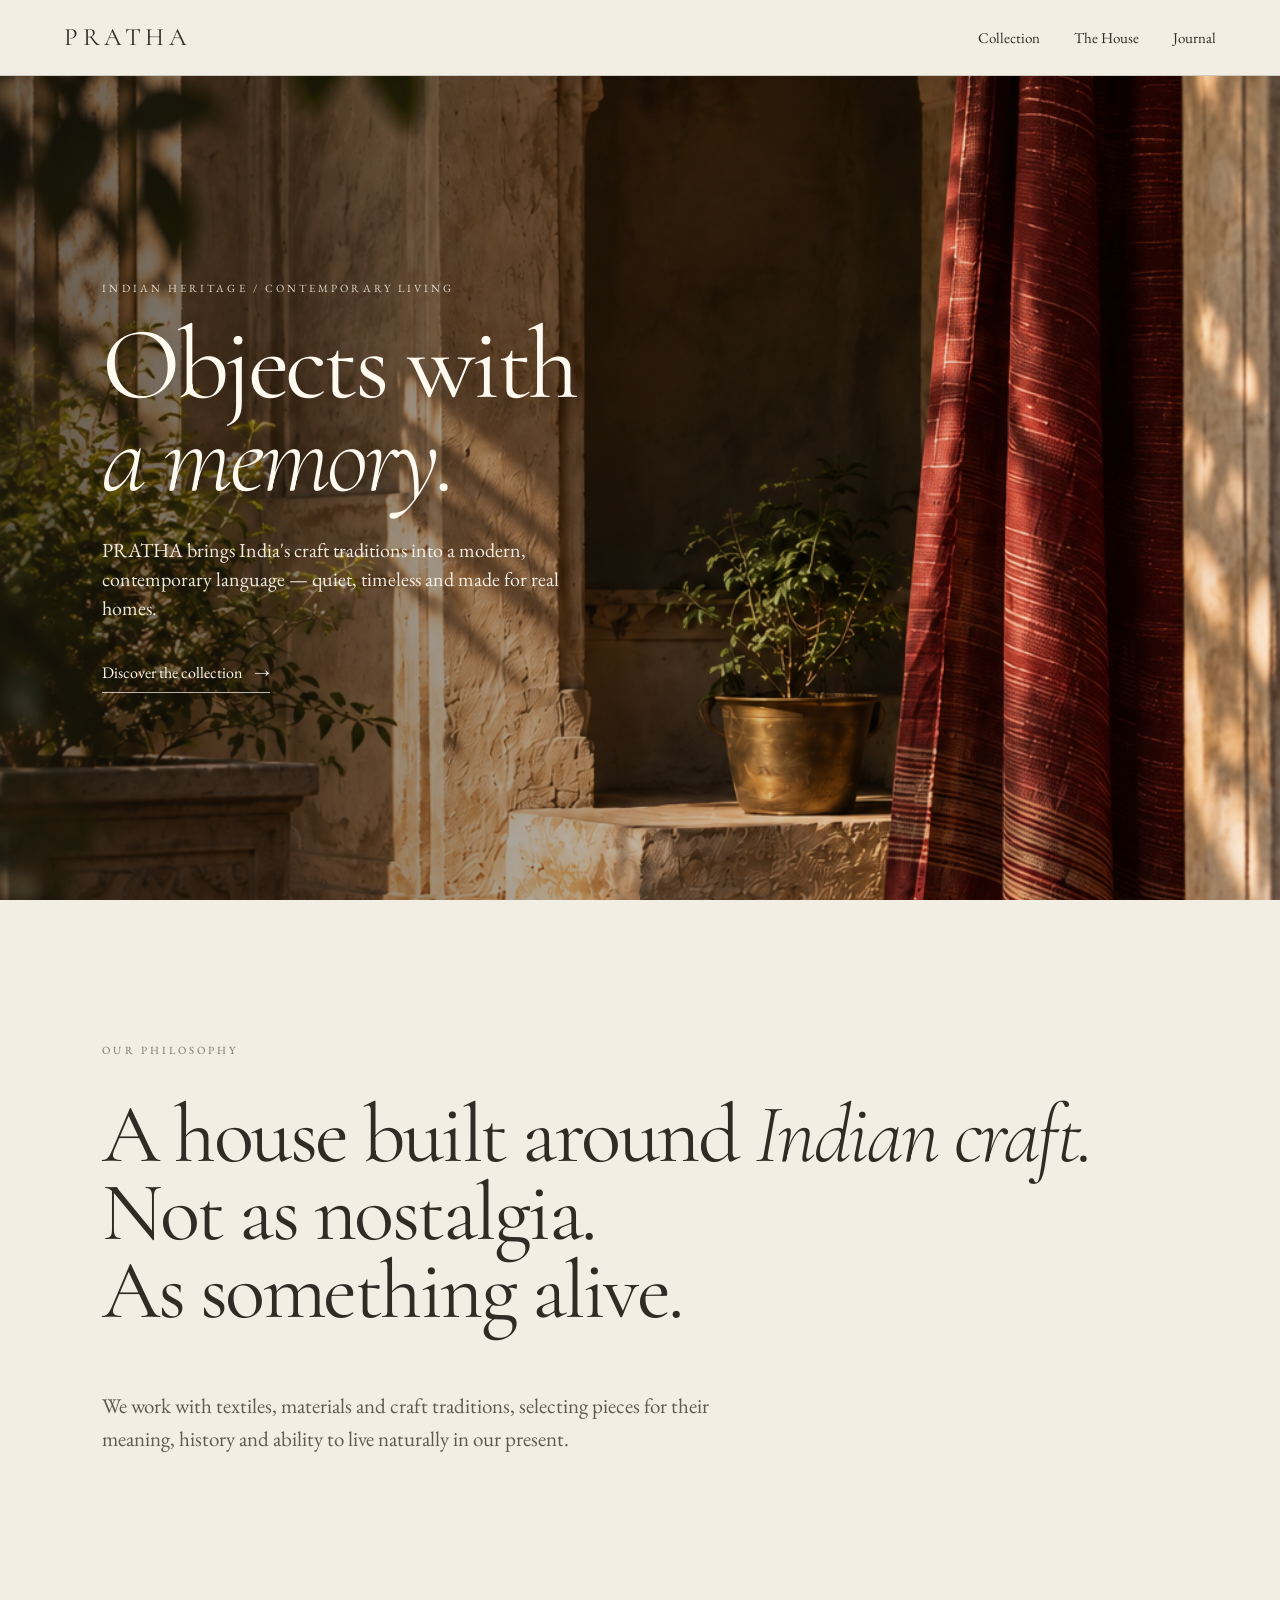
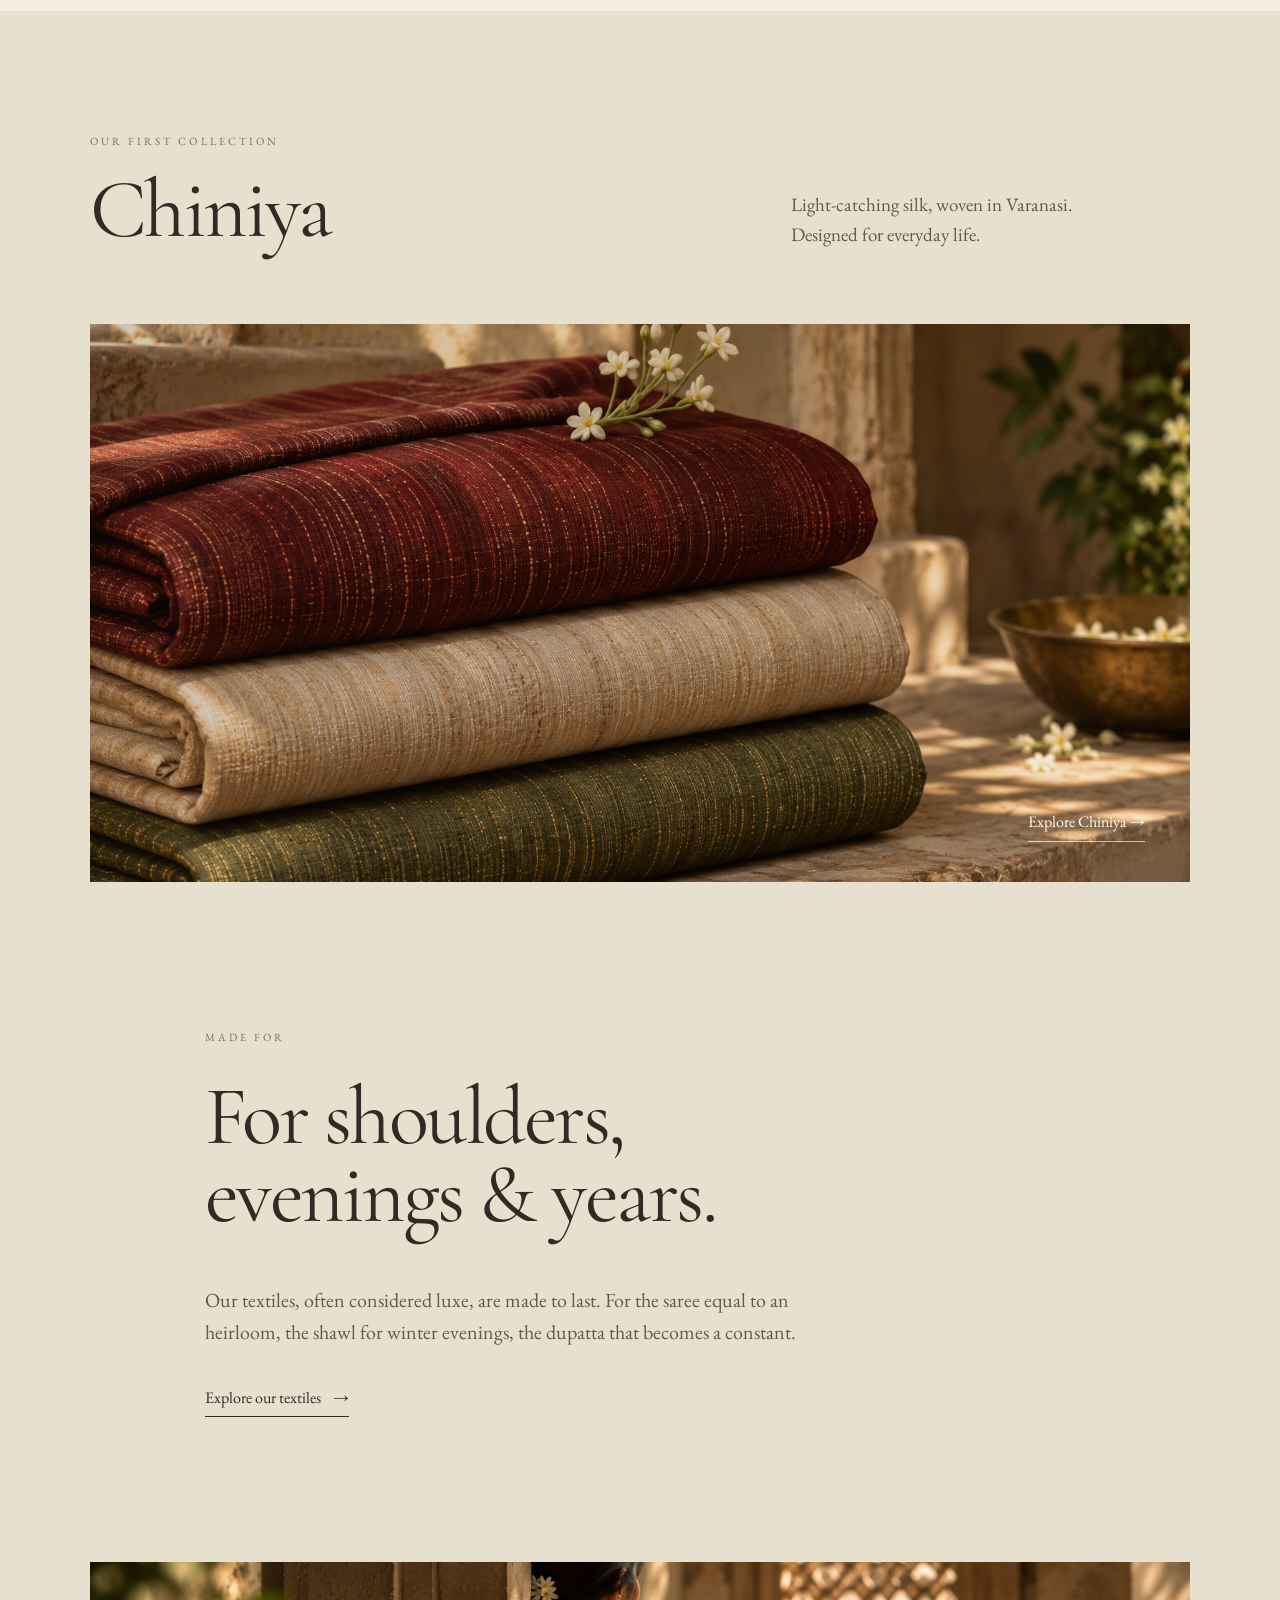
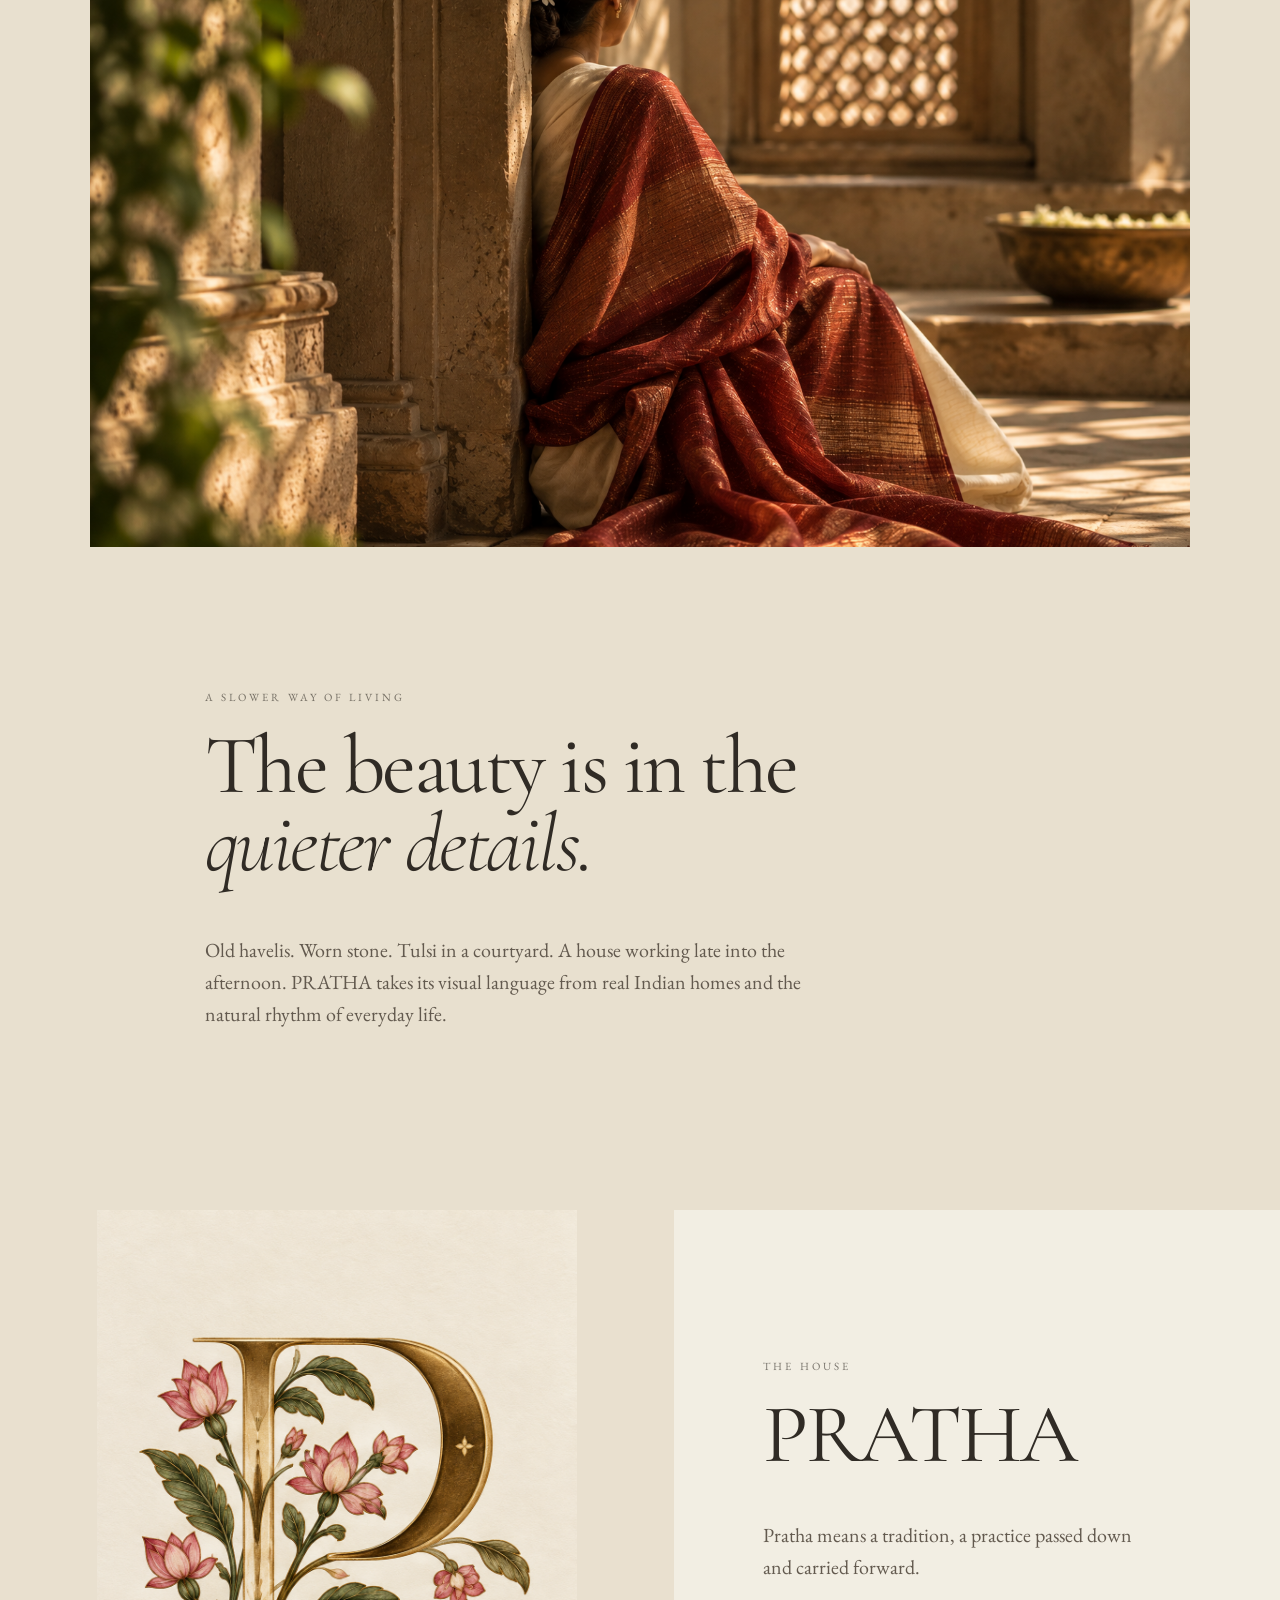
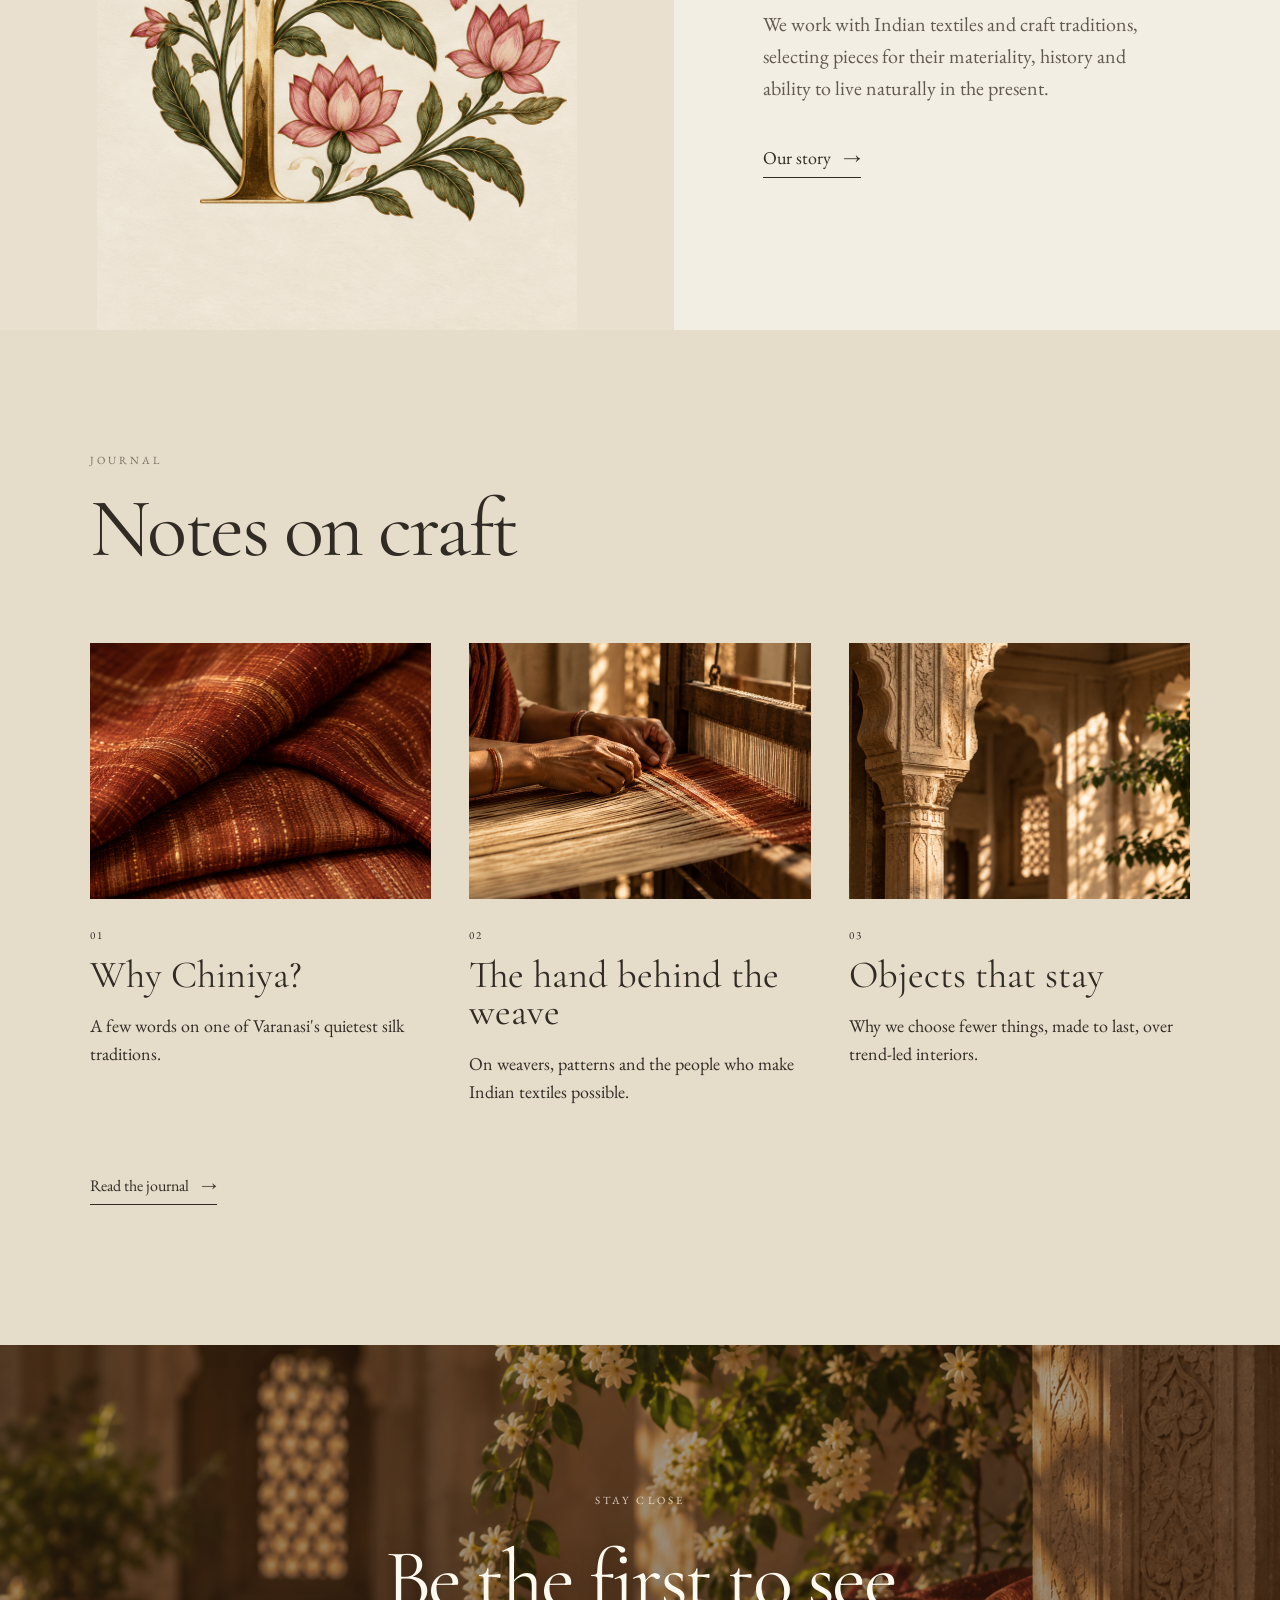
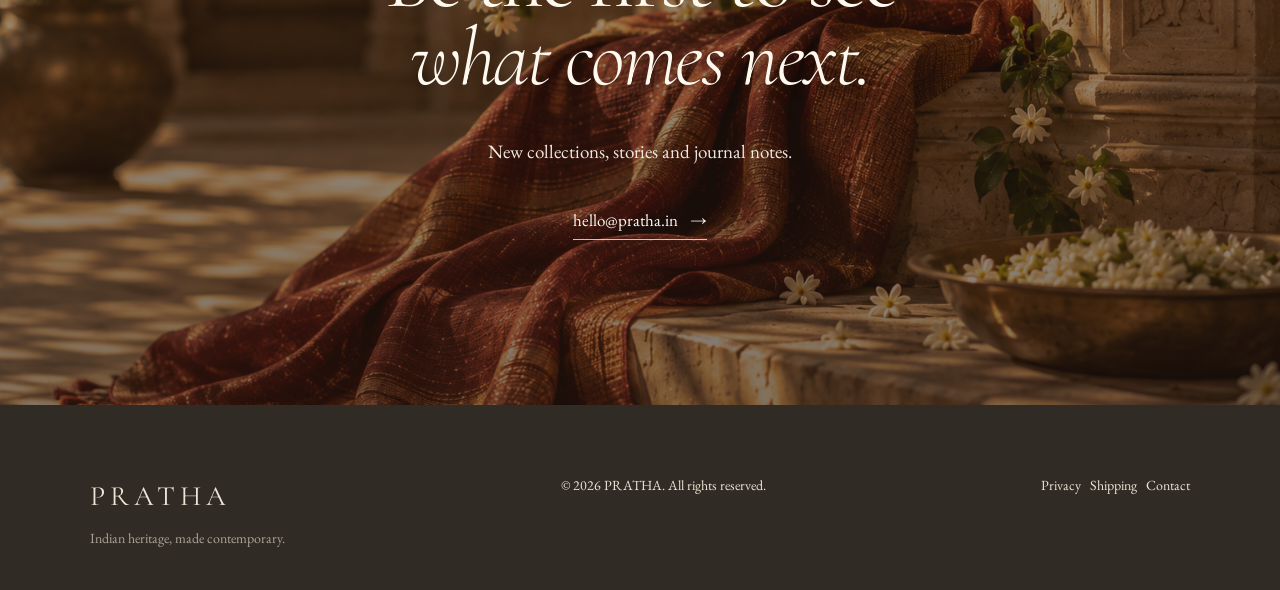
<file: index.html>
<!doctype html>
<html lang="en">
<head>
  <meta charset="utf-8">
  <meta name="viewport" content="width=device-width,initial-scale=1">
  <title>PRATHA — Indian heritage, made contemporary.</title>
  <meta name="description" content="PRATHA — Indian heritage, made contemporary.">
  <link rel="stylesheet" href="styles.css">
</head>

<body>

<header class="header">
  <a class="logo" href="#top">PRATHA</a>

  <nav>
    <a href="collection.html">Collection</a>
    <a href="house.html">The House</a>
    <a href="journal.html">Journal</a>
  </nav>
</header>

<main id="top">

  <!-- HERO -->
  <section class="hero">

    <div class="hero-image">
      <img
        src="pratha-hero-real.png"
        alt="PRATHA — Indian heritage, made contemporary."
      >
    </div>

    <div class="hero-copy">
      <p class="eyebrow">
        INDIAN HERITAGE / CONTEMPORARY LIVING
      </p>

      <h1>
        Objects with<br>
        <em>a memory.</em>
      </h1>

      <p>
        PRATHA brings India's craft traditions into a modern,
        contemporary language — quiet, timeless and made for
        real homes.
      </p>

      <a class="link" href="collection.html">
        Discover the collection <span>→</span>
      </a>
    </div>

  </section>


  <!-- PHILOSOPHY -->
  <section class="philosophy">

    <p class="eyebrow">OUR PHILOSOPHY</p>

    <h2>
      A house built around
      <em>Indian craft.</em><br>
      Not as nostalgia.<br>
      As something alive.
    </h2>

    <p>
      We work with textiles, materials and craft traditions,
      selecting pieces for their meaning, history and ability
      to live naturally in our present.
    </p>

  </section>


  <!-- COLLECTION -->
  <section id="collection" class="collection">

    <div class="section-top">

      <div>
        <p class="eyebrow">OUR FIRST COLLECTION</p>
        <h2>Chiniya</h2>
      </div>

      <p>
        Light-catching silk, woven in Varanasi.<br>
        Designed for everyday life.
      </p>

    </div>


    <div class="textile-hero">

      <div class="woven-textile"></div>

      <a href="collection.html">
        Explore Chiniya →
      </a>

    </div>


    <div id="chiniya" class="product-story">

      <p class="eyebrow">MADE FOR</p>

      <h2>
        For shoulders,<br>
        evenings &amp; years.
      </h2>

      <p>
        Our textiles, often considered luxe, are made to last.
        For the saree equal to an heirloom, the shawl for winter
        evenings, the dupatta that becomes a constant.
      </p>

      <a class="link" href="collection.html">
        Explore our textiles <span>→</span>
      </a>

    </div>


    <div class="craft-image">
      <div class="craft-window"></div>
      <div class="craft-person"></div>
    </div>


    <div class="quiet">

      <p class="eyebrow">
        A SLOWER WAY OF LIVING
      </p>

      <h2>
        The beauty is in the
        <em>quieter details.</em>
      </h2>

      <p>
        Old havelis. Worn stone. Tulsi in a courtyard.
        A house working late into the afternoon.
        PRATHA takes its visual language from real Indian
        homes and the natural rhythm of everyday life.
      </p>

    </div>

  </section>


  <!-- THE HOUSE -->
  <section id="house" class="house">

    <div class="house-image">
      <div class="courtyard"></div>
    </div>

    <div class="house-copy">

      <p class="eyebrow">THE HOUSE</p>

      <h2>PRATHA</h2>

      <p>
        Pratha means a tradition, a practice passed down
        and carried forward.
      </p>

      <p>
        We work with Indian textiles and craft traditions,
        selecting pieces for their materiality, history
        and ability to live naturally in the present.
      </p>

      <a class="link" href="house.html">
        Our story <span>→</span>
      </a>

    </div>

  </section>


  <!-- JOURNAL -->
  <section id="journal" class="journal">

    <p class="eyebrow">JOURNAL</p>

    <h2>Notes on craft</h2>

    <div class="journal-grid">

      <article>
        <a class="journal-card-link" href="journal-why-chiniya.html"><div class="journal-image textile-detail"></div>

        <small>01</small>

        <h3>Why Chiniya?</h3>

        <p>
          A few words on one of Varanasi's quietest
          silk traditions.
        </p>
        </a>
      </article>


      <article>
        <a class="journal-card-link" href="journal-hand-weave.html"><div class="journal-image loom-detail"></div>

        <small>02</small>

        <h3>The hand behind the weave</h3>

        <p>
          On weavers, patterns and the people who make
          Indian textiles possible.
        </p>
        </a>
      </article>


      <article>
        <a class="journal-card-link" href="journal-objects-stay.html"><div class="journal-image stone-detail"></div>

        <small>03</small>

        <h3>Objects that stay</h3>

        <p>
          Why we choose fewer things, made to last,
          over trend-led interiors.
        </p>
        </a>
      </article>

    </div>

    <a class="link" href="journal.html">
      Read the journal <span>→</span>
    </a>

  </section>


  <!-- CONTACT -->
  <section id="contact" class="contact">

    <p class="eyebrow">STAY CLOSE</p>

    <h2>
      Be the first to see<br>
      <em>what comes next.</em>
    </h2>

    <p>
      New collections, stories and journal notes.
    </p>

    <a class="email" href="contact.html">
      hello@pratha.in <span>→</span>
    </a>

  </section>

</main>


<footer>

  <div>
    <strong>PRATHA</strong>
    <p>Indian heritage, made contemporary.</p>
  </div>

  <div>
    © 2026 PRATHA. All rights reserved.
  </div>

  <div>
    Privacy &nbsp; Shipping &nbsp; Contact
  </div>

</footer>

</body>
</html>
</file>
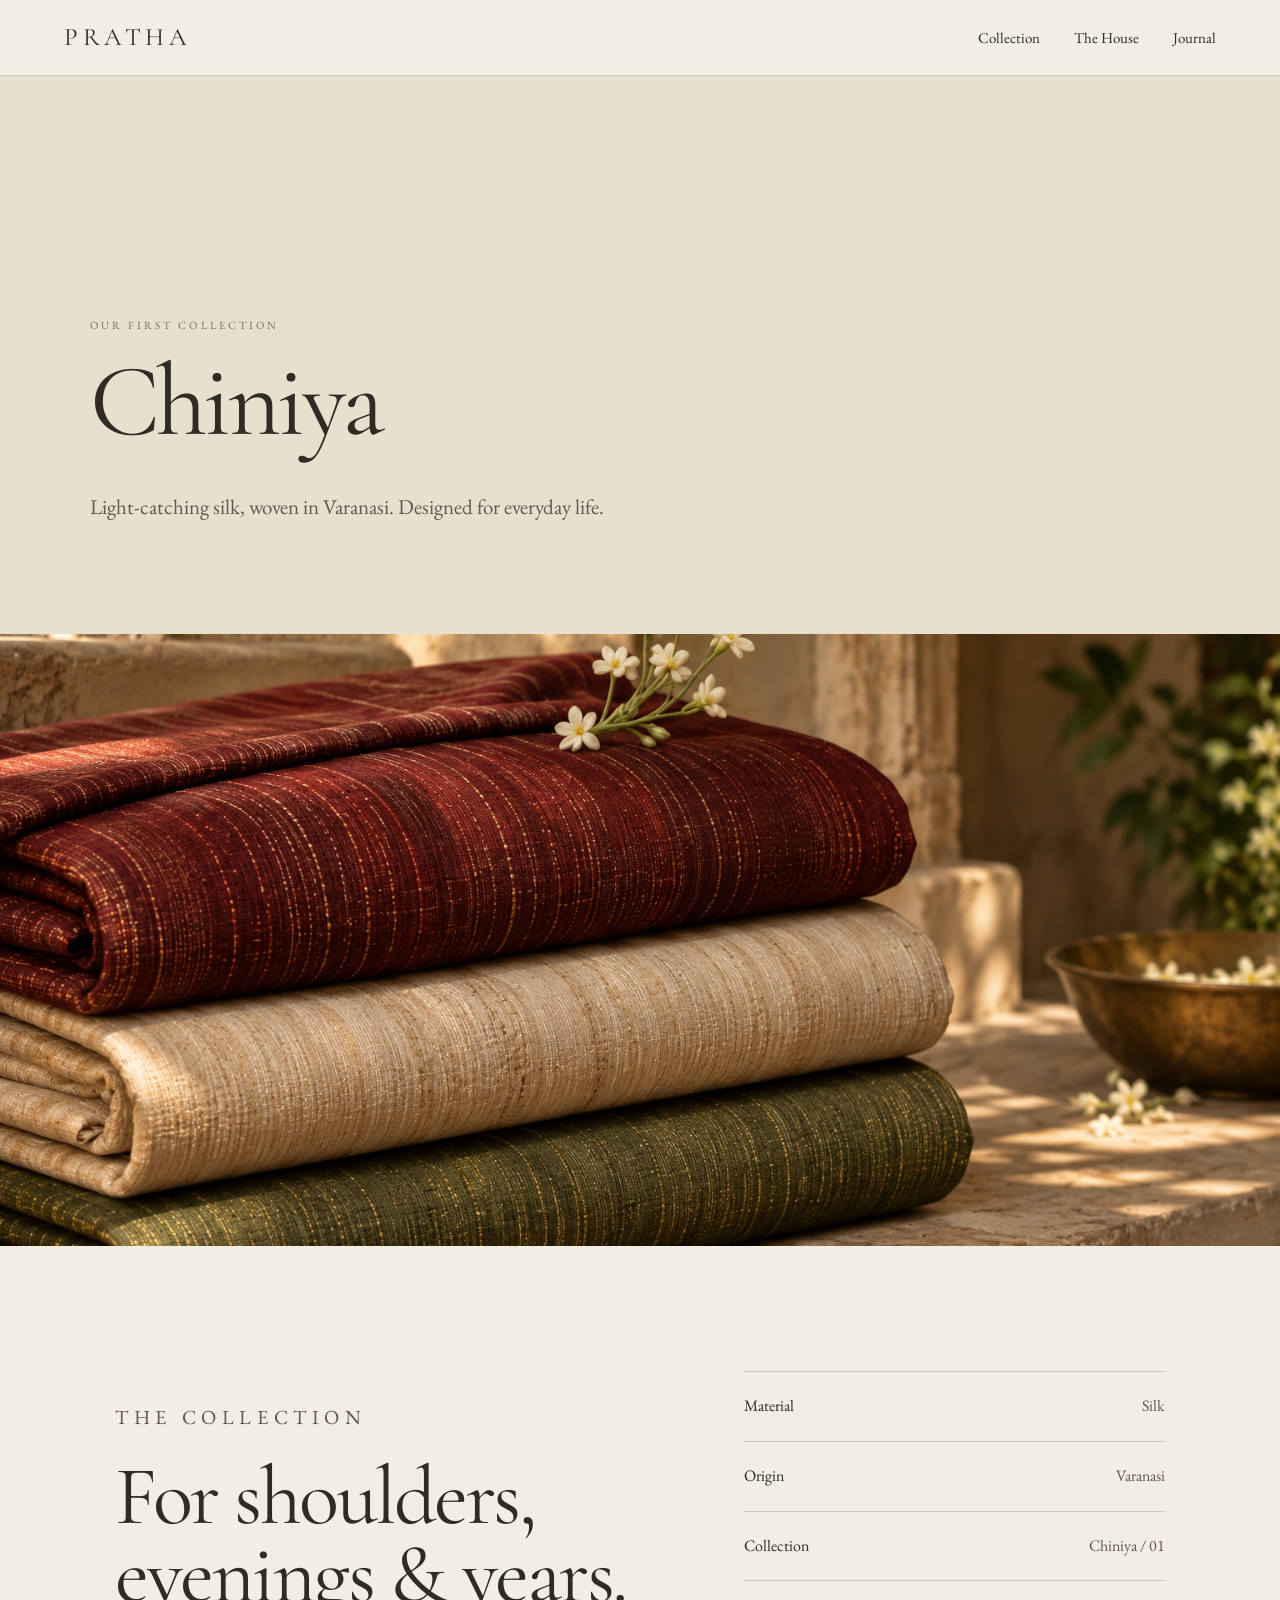
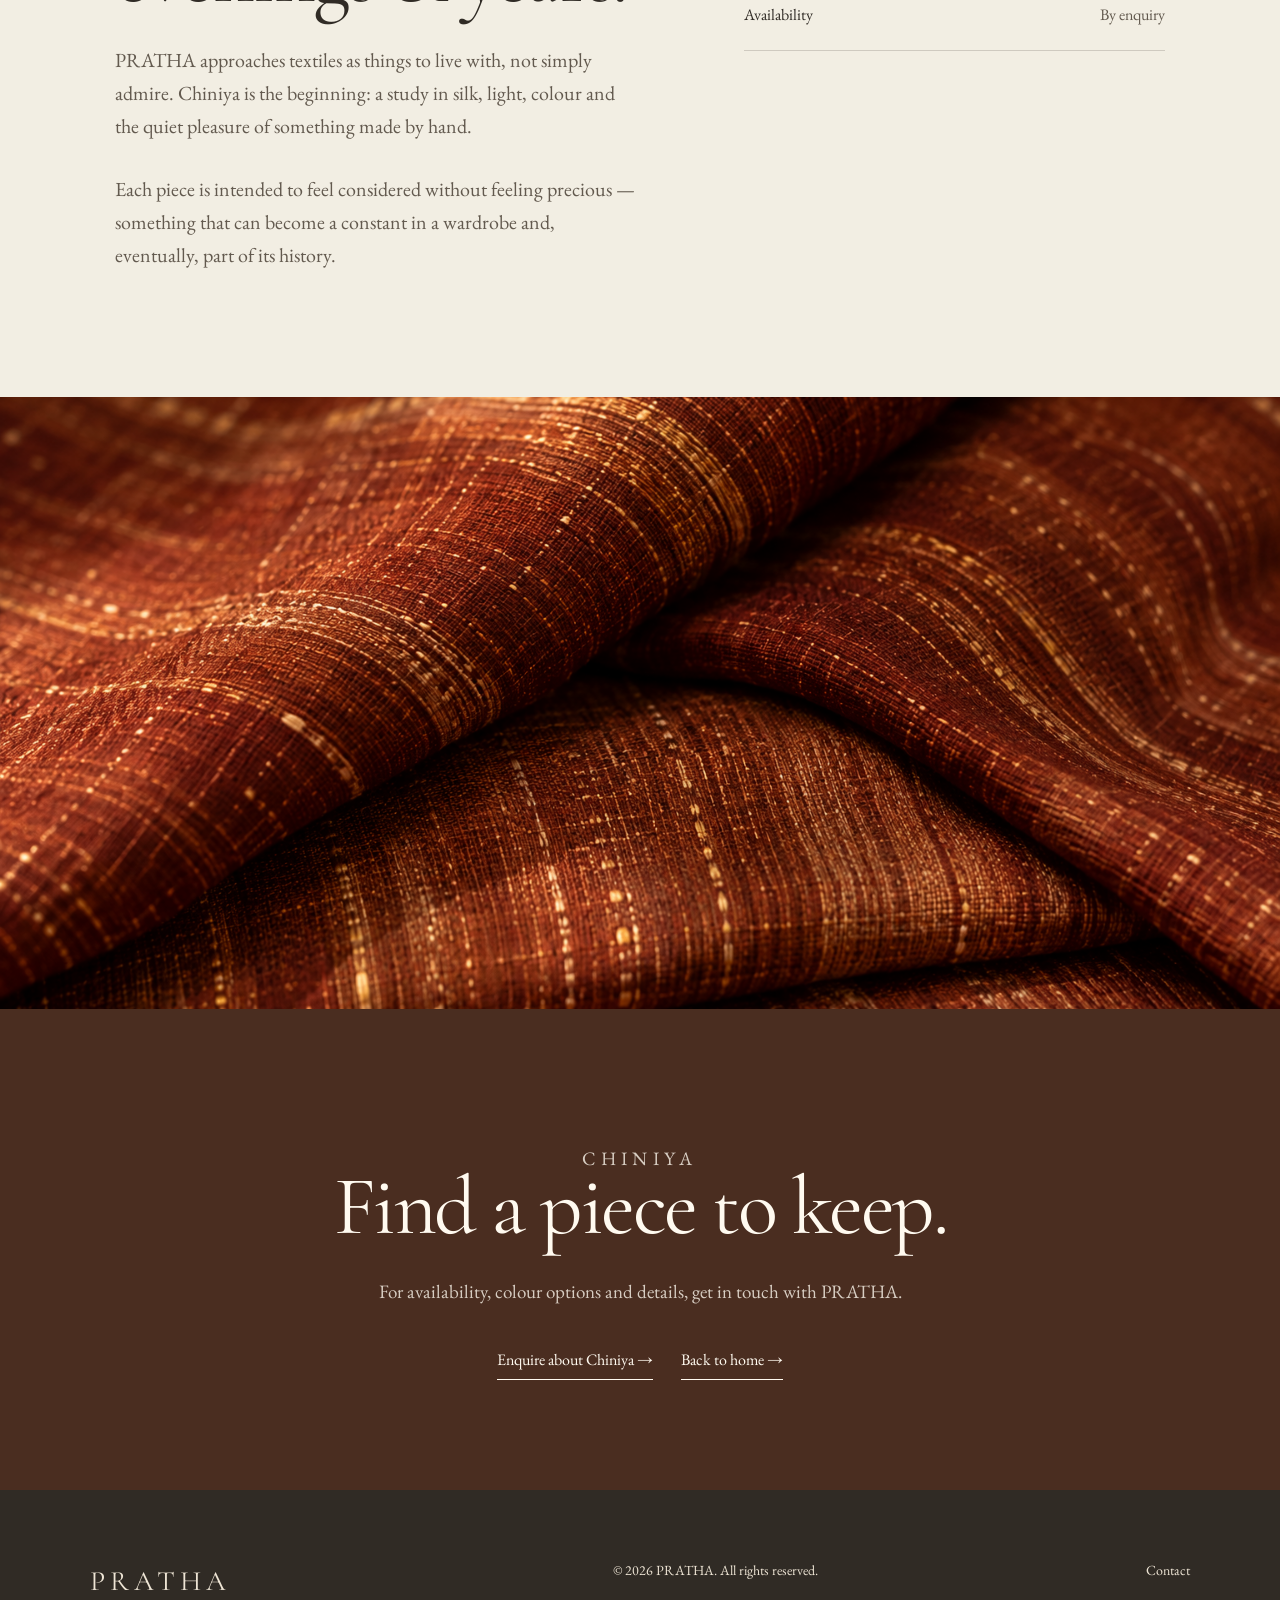
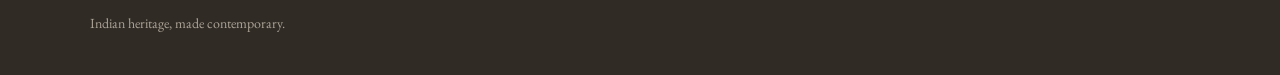
<file: collection.html>
<!doctype html><html lang="en"><head><meta charset="utf-8"><meta name="viewport" content="width=device-width,initial-scale=1"><title>Collection — PRATHA</title><link rel="stylesheet" href="styles.css"></head><body><header><a class="logo" href="index.html">PRATHA</a><nav><a href="collection.html">Collection</a><a href="house.html">The House</a><a href="journal.html">Journal</a></nav></header><main><section class="page-hero"><div class="page-hero-inner"><p class="eyebrow">OUR FIRST COLLECTION</p><h1>Chiniya</h1><p>Light-catching silk, woven in Varanasi. Designed for everyday life.</p></div></section><div class="page-image collection-page-image"></div><section class="editorial-section"><div class="editorial-grid"><div class="editorial-copy"><p class="eyebrow">THE COLLECTION</p><h2>For shoulders, evenings &amp; years.</h2><p>PRATHA approaches textiles as things to live with, not simply admire. Chiniya is the beginning: a study in silk, light, colour and the quiet pleasure of something made by hand.</p><p>Each piece is intended to feel considered without feeling precious — something that can become a constant in a wardrobe and, eventually, part of its history.</p></div><div class="detail-list"><div class="detail-row"><span>Material</span><span>Silk</span></div><div class="detail-row"><span>Origin</span><span>Varanasi</span></div><div class="detail-row"><span>Collection</span><span>Chiniya / 01</span></div><div class="detail-row"><span>Availability</span><span>By enquiry</span></div></div></div></section><div class="page-image article-textile"></div><section class="cta-band"><p class="eyebrow">CHINIYA</p><h2>Find a piece to keep.</h2><p>For availability, colour options and details, get in touch with PRATHA.</p><div class="page-links"><a class="page-link" href="contact.html">Enquire about Chiniya →</a><a class="page-link" href="index.html">Back to home →</a></div></section></main><footer><div><strong>PRATHA</strong><p>Indian heritage, made contemporary.</p></div><div>© 2026 PRATHA. All rights reserved.</div><div><a href="contact.html">Contact</a></div></footer></body></html>
</file>
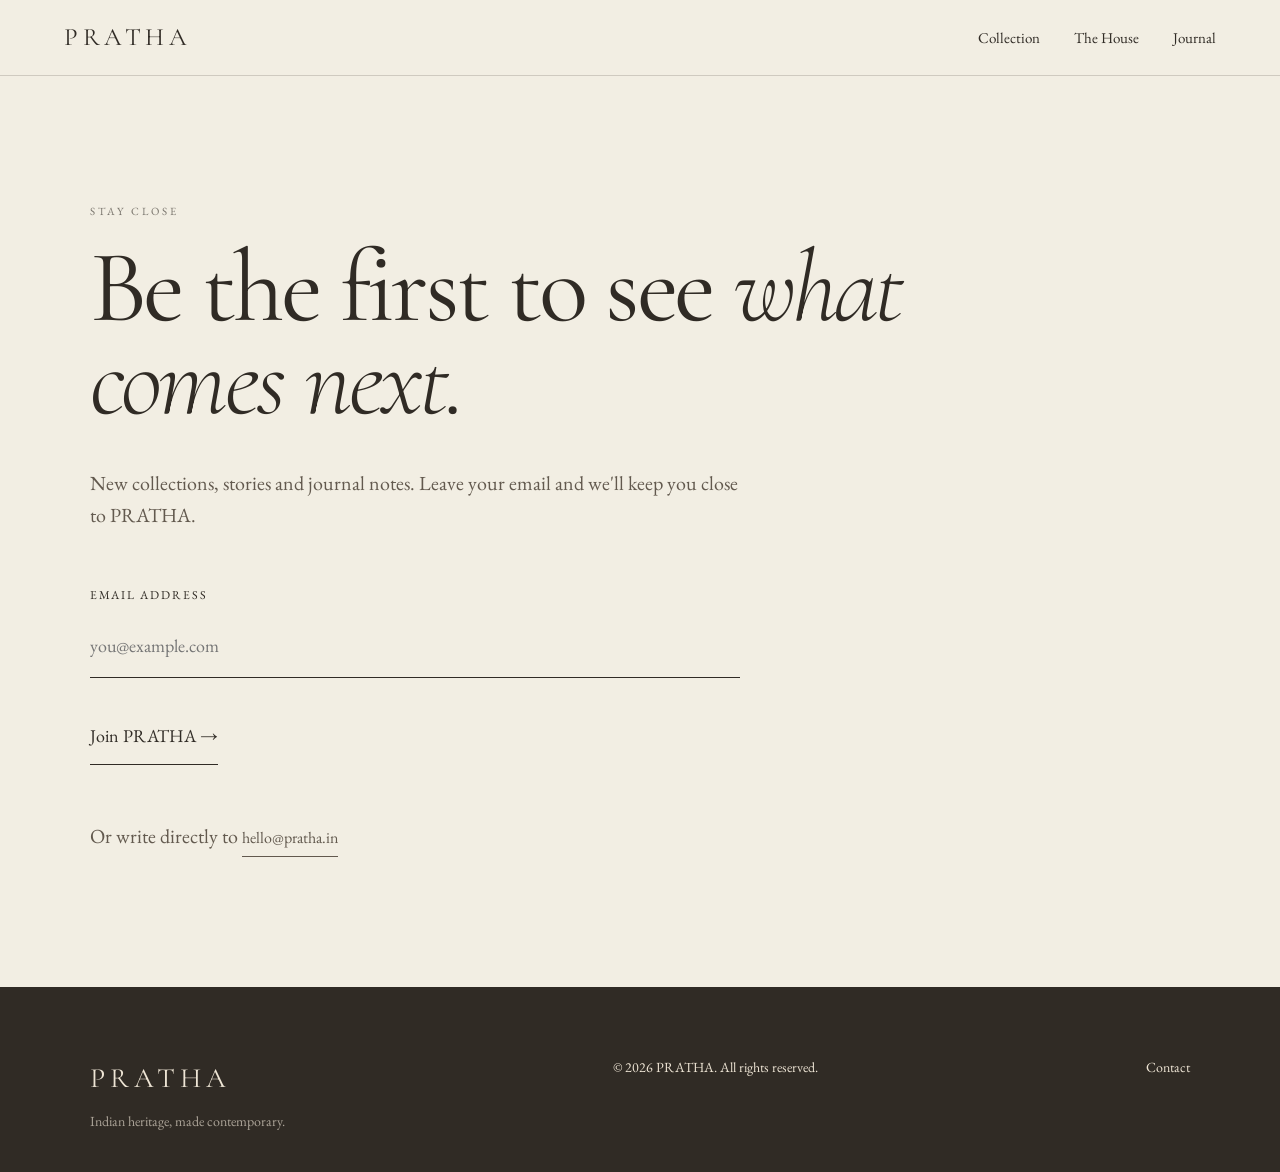
<file: contact.html>
<!doctype html><html lang="en"><head><meta charset="utf-8"><meta name="viewport" content="width=device-width,initial-scale=1"><title>Stay Close — PRATHA</title><link rel="stylesheet" href="styles.css"></head><body><header><a class="logo" href="index.html">PRATHA</a><nav><a href="collection.html">Collection</a><a href="house.html">The House</a><a href="journal.html">Journal</a></nav></header><main class="contact-page"><div class="contact-page-inner"><p class="eyebrow">STAY CLOSE</p><h1>Be the first to see <em>what comes next.</em></h1><p>New collections, stories and journal notes. Leave your email and we'll keep you close to PRATHA.</p><form class="contact-form" action="mailto:hello@pratha.in" method="post" enctype="text/plain"><label for="email">Email address</label><input id="email" name="email" type="email" placeholder="you@example.com" required><button type="submit">Join PRATHA →</button></form><p class="contact-note">Or write directly to <a class="page-link" href="mailto:hello@pratha.in">hello@pratha.in</a></p></div></main><footer><div><strong>PRATHA</strong><p>Indian heritage, made contemporary.</p></div><div>© 2026 PRATHA. All rights reserved.</div><div><a href="contact.html">Contact</a></div></footer></body></html>
</file>
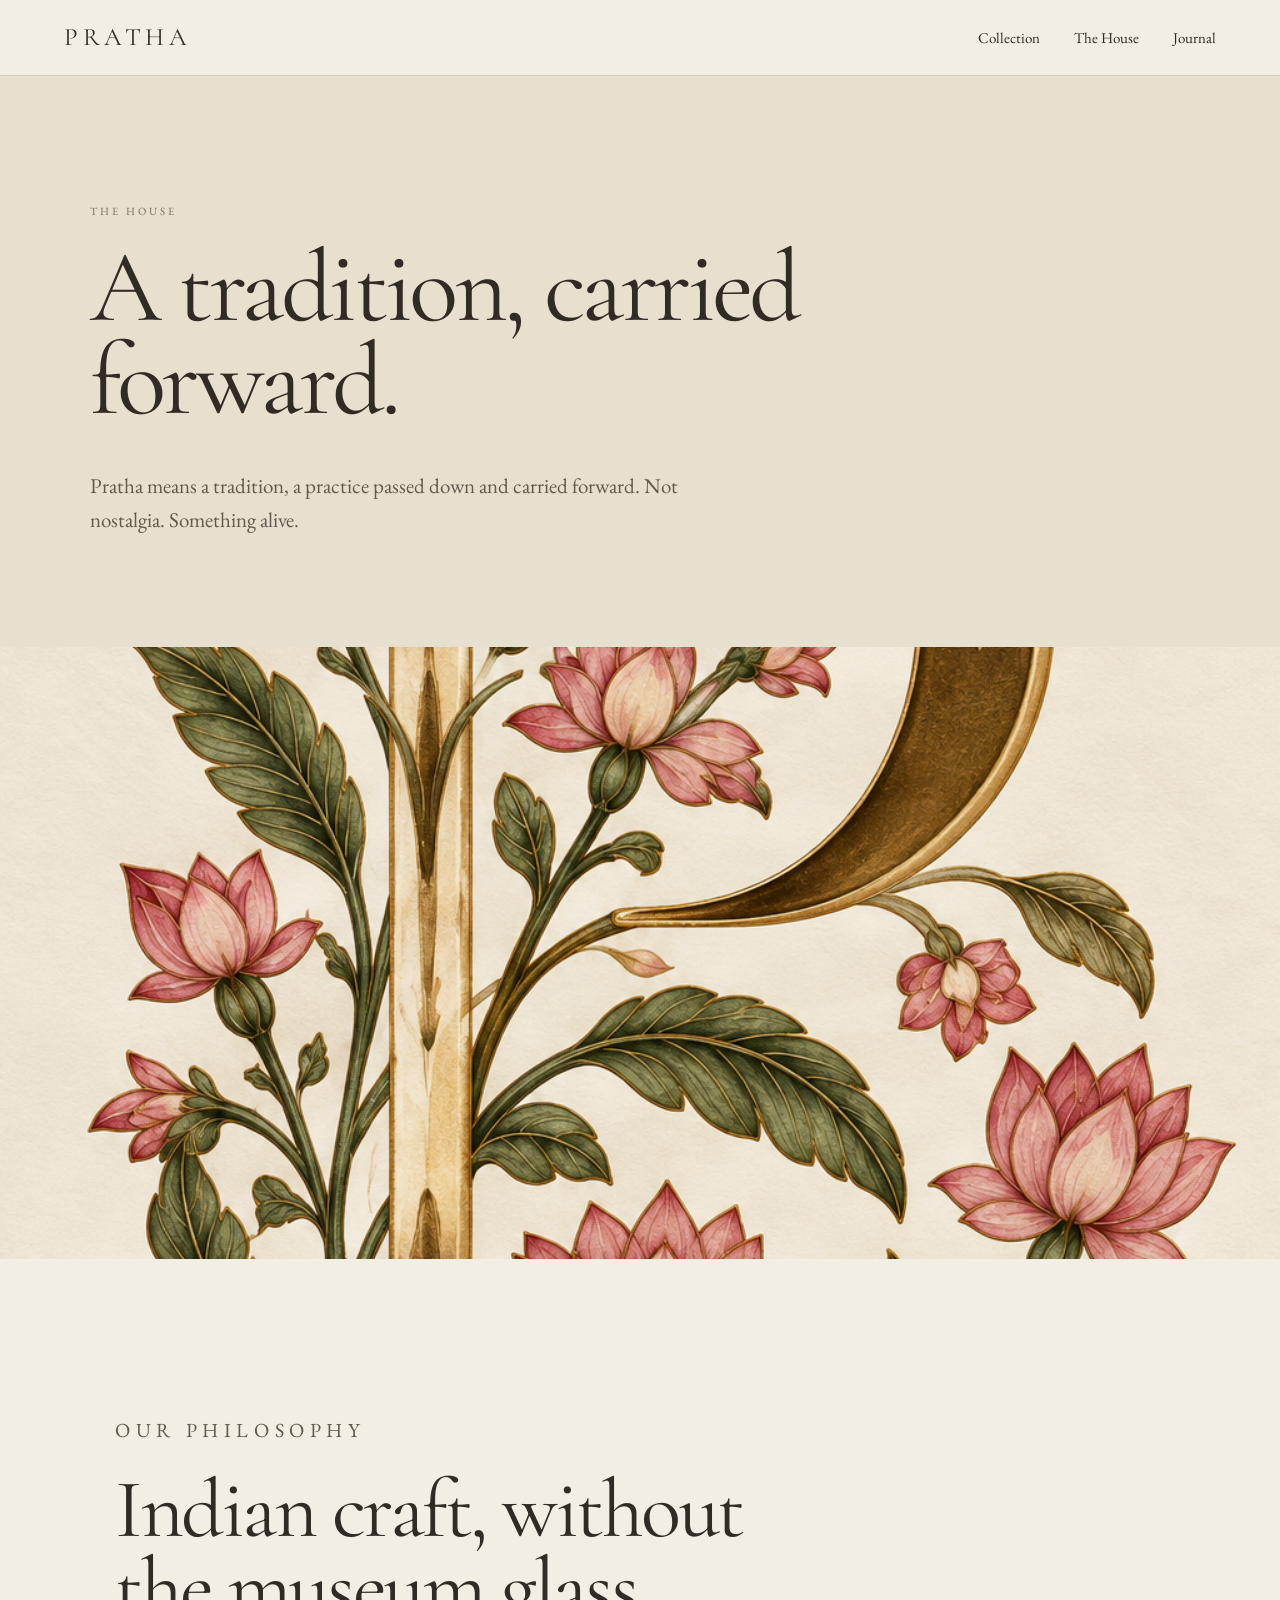
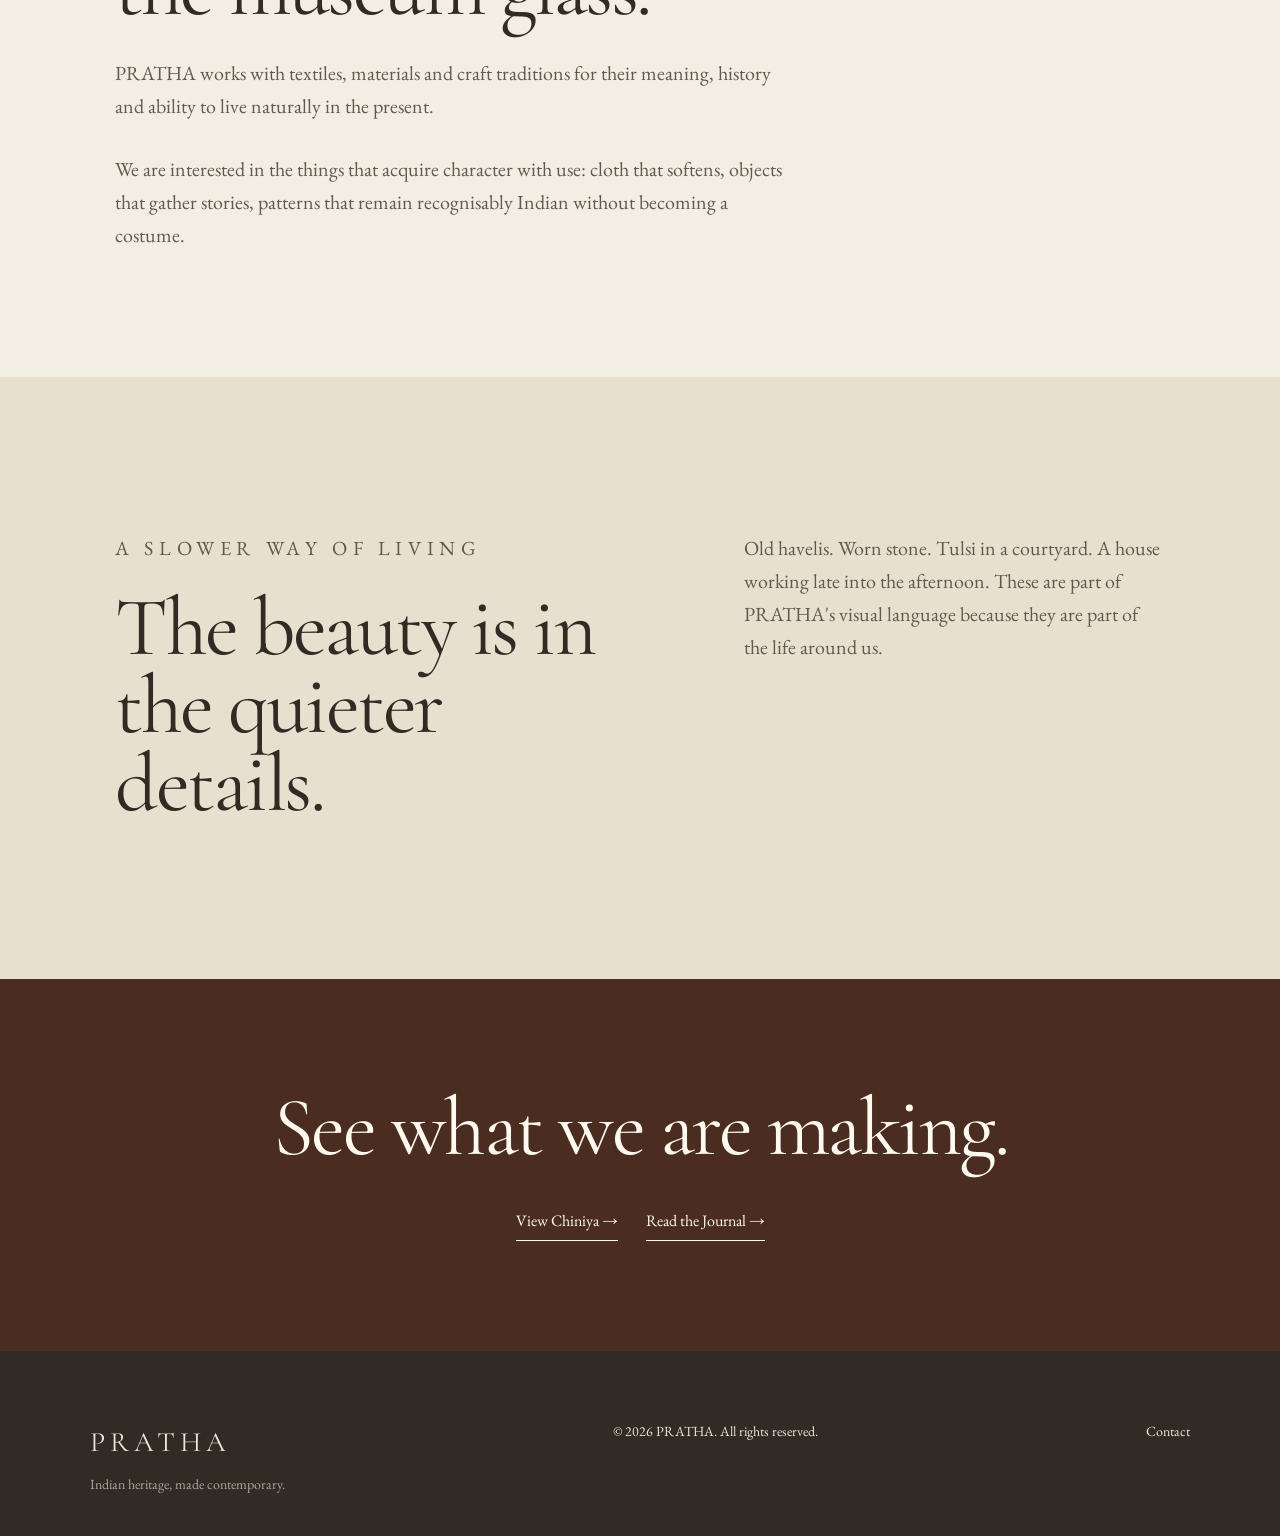
<file: house.html>
<!doctype html><html lang="en"><head><meta charset="utf-8"><meta name="viewport" content="width=device-width,initial-scale=1"><title>The House — PRATHA</title><link rel="stylesheet" href="styles.css"></head><body><header><a class="logo" href="index.html">PRATHA</a><nav><a href="collection.html">Collection</a><a href="house.html">The House</a><a href="journal.html">Journal</a></nav></header><main><section class="page-hero"><div class="page-hero-inner"><p class="eyebrow">THE HOUSE</p><h1>A tradition, carried forward.</h1><p>Pratha means a tradition, a practice passed down and carried forward. Not nostalgia. Something alive.</p></div></section><div class="page-image house-page-image"></div><section class="editorial-section"><div class="editorial-copy"><p class="eyebrow">OUR PHILOSOPHY</p><h2>Indian craft, without the museum glass.</h2><p>PRATHA works with textiles, materials and craft traditions for their meaning, history and ability to live naturally in the present.</p><p>We are interested in the things that acquire character with use: cloth that softens, objects that gather stories, patterns that remain recognisably Indian without becoming a costume.</p></div></section><section class="editorial-section alt"><div class="editorial-grid"><div class="editorial-copy"><p class="eyebrow">A SLOWER WAY OF LIVING</p><h2>The beauty is in the quieter details.</h2></div><div class="editorial-copy"><p>Old havelis. Worn stone. Tulsi in a courtyard. A house working late into the afternoon. These are part of PRATHA's visual language because they are part of the life around us.</p></div></div></section><section class="cta-band"><h2>See what we are making.</h2><div class="page-links"><a class="page-link" href="collection.html">View Chiniya →</a><a class="page-link" href="journal.html">Read the Journal →</a></div></section></main><footer><div><strong>PRATHA</strong><p>Indian heritage, made contemporary.</p></div><div>© 2026 PRATHA. All rights reserved.</div><div><a href="contact.html">Contact</a></div></footer></body></html>
</file>
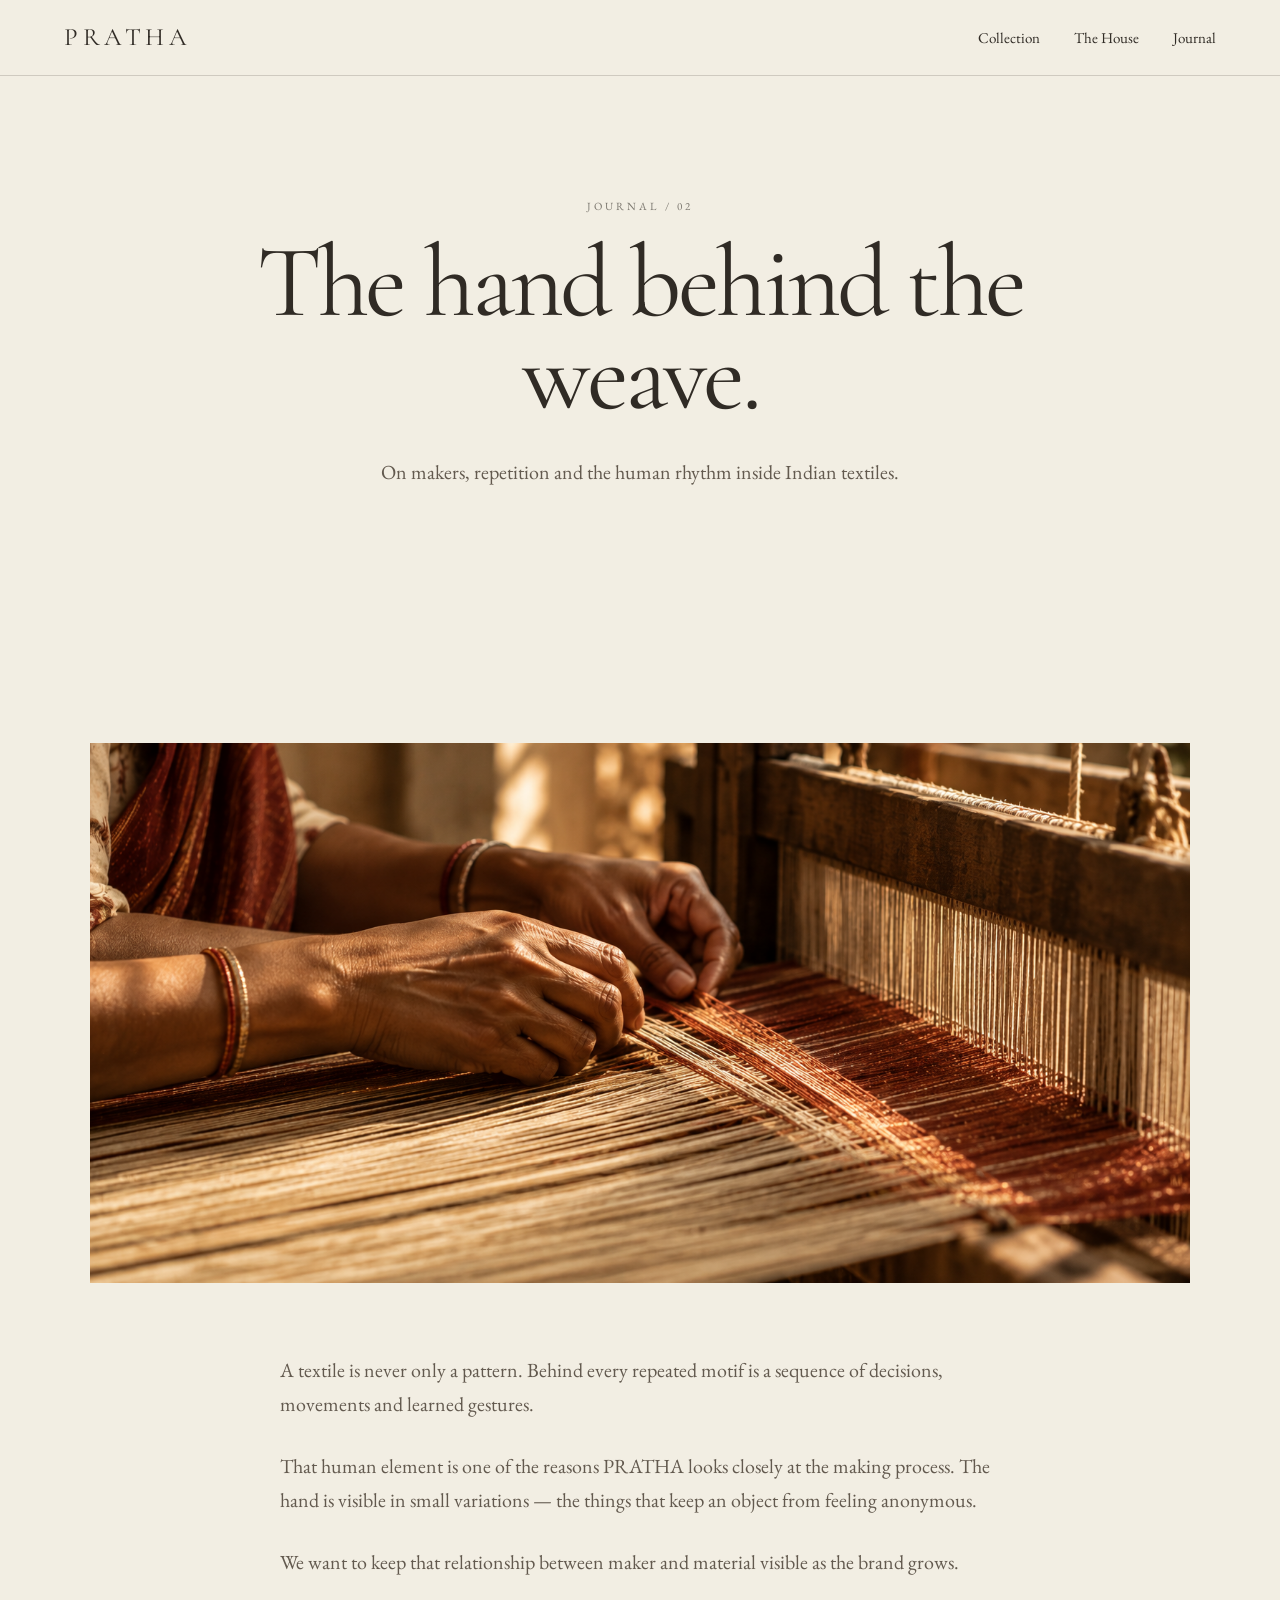
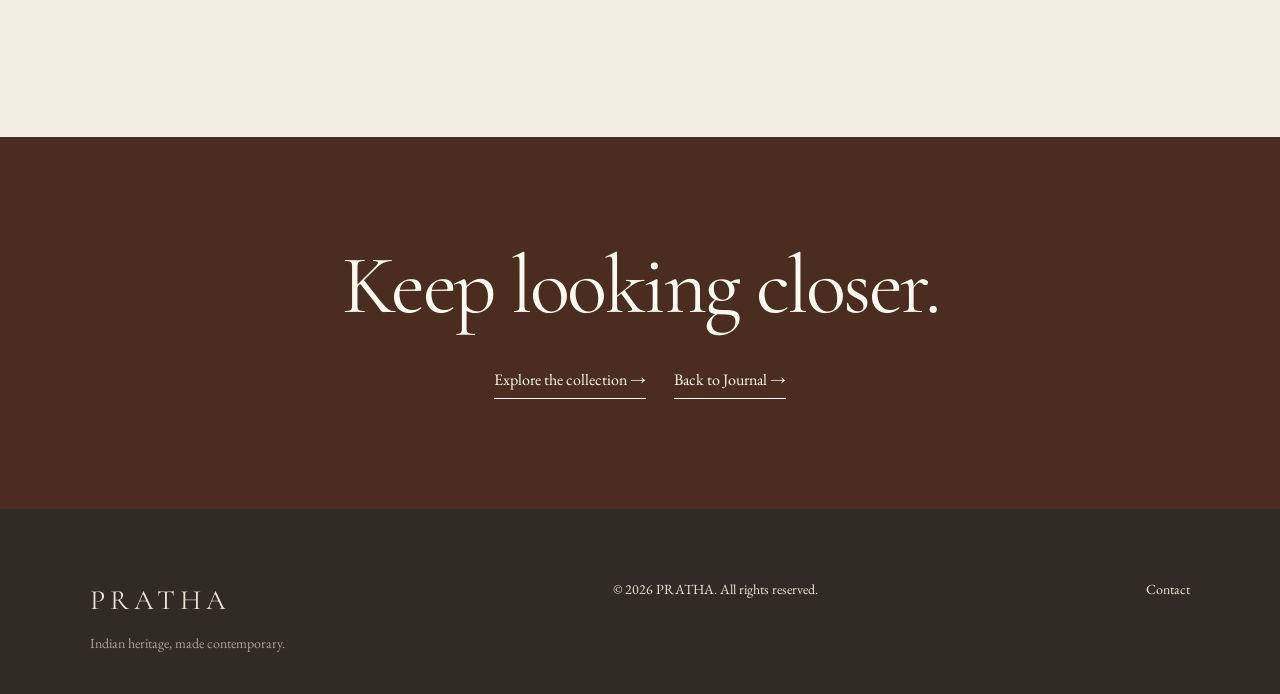
<file: journal-hand-weave.html>
<!doctype html><html lang="en"><head><meta charset="utf-8"><meta name="viewport" content="width=device-width,initial-scale=1"><title>The Hand Behind the Weave — PRATHA</title><link rel="stylesheet" href="styles.css"></head><body><header><a class="logo" href="index.html">PRATHA</a><nav><a href="collection.html">Collection</a><a href="house.html">The House</a><a href="journal.html">Journal</a></nav></header><main><section class="article-header"><p class="eyebrow">JOURNAL / 02</p><h1>The hand behind the weave.</h1><p>On makers, repetition and the human rhythm inside Indian textiles.</p></section><div class="article-body"><div class="page-image article-weaver"></div><p>A textile is never only a pattern. Behind every repeated motif is a sequence of decisions, movements and learned gestures.</p><p>That human element is one of the reasons PRATHA looks closely at the making process. The hand is visible in small variations — the things that keep an object from feeling anonymous.</p><p>We want to keep that relationship between maker and material visible as the brand grows.</p></div><section class="cta-band"><h2>Keep looking closer.</h2><div class="page-links"><a class="page-link" href="collection.html">Explore the collection →</a><a class="page-link" href="journal.html">Back to Journal →</a></div></section></main><footer><div><strong>PRATHA</strong><p>Indian heritage, made contemporary.</p></div><div>© 2026 PRATHA. All rights reserved.</div><div><a href="contact.html">Contact</a></div></footer></body></html>
</file>
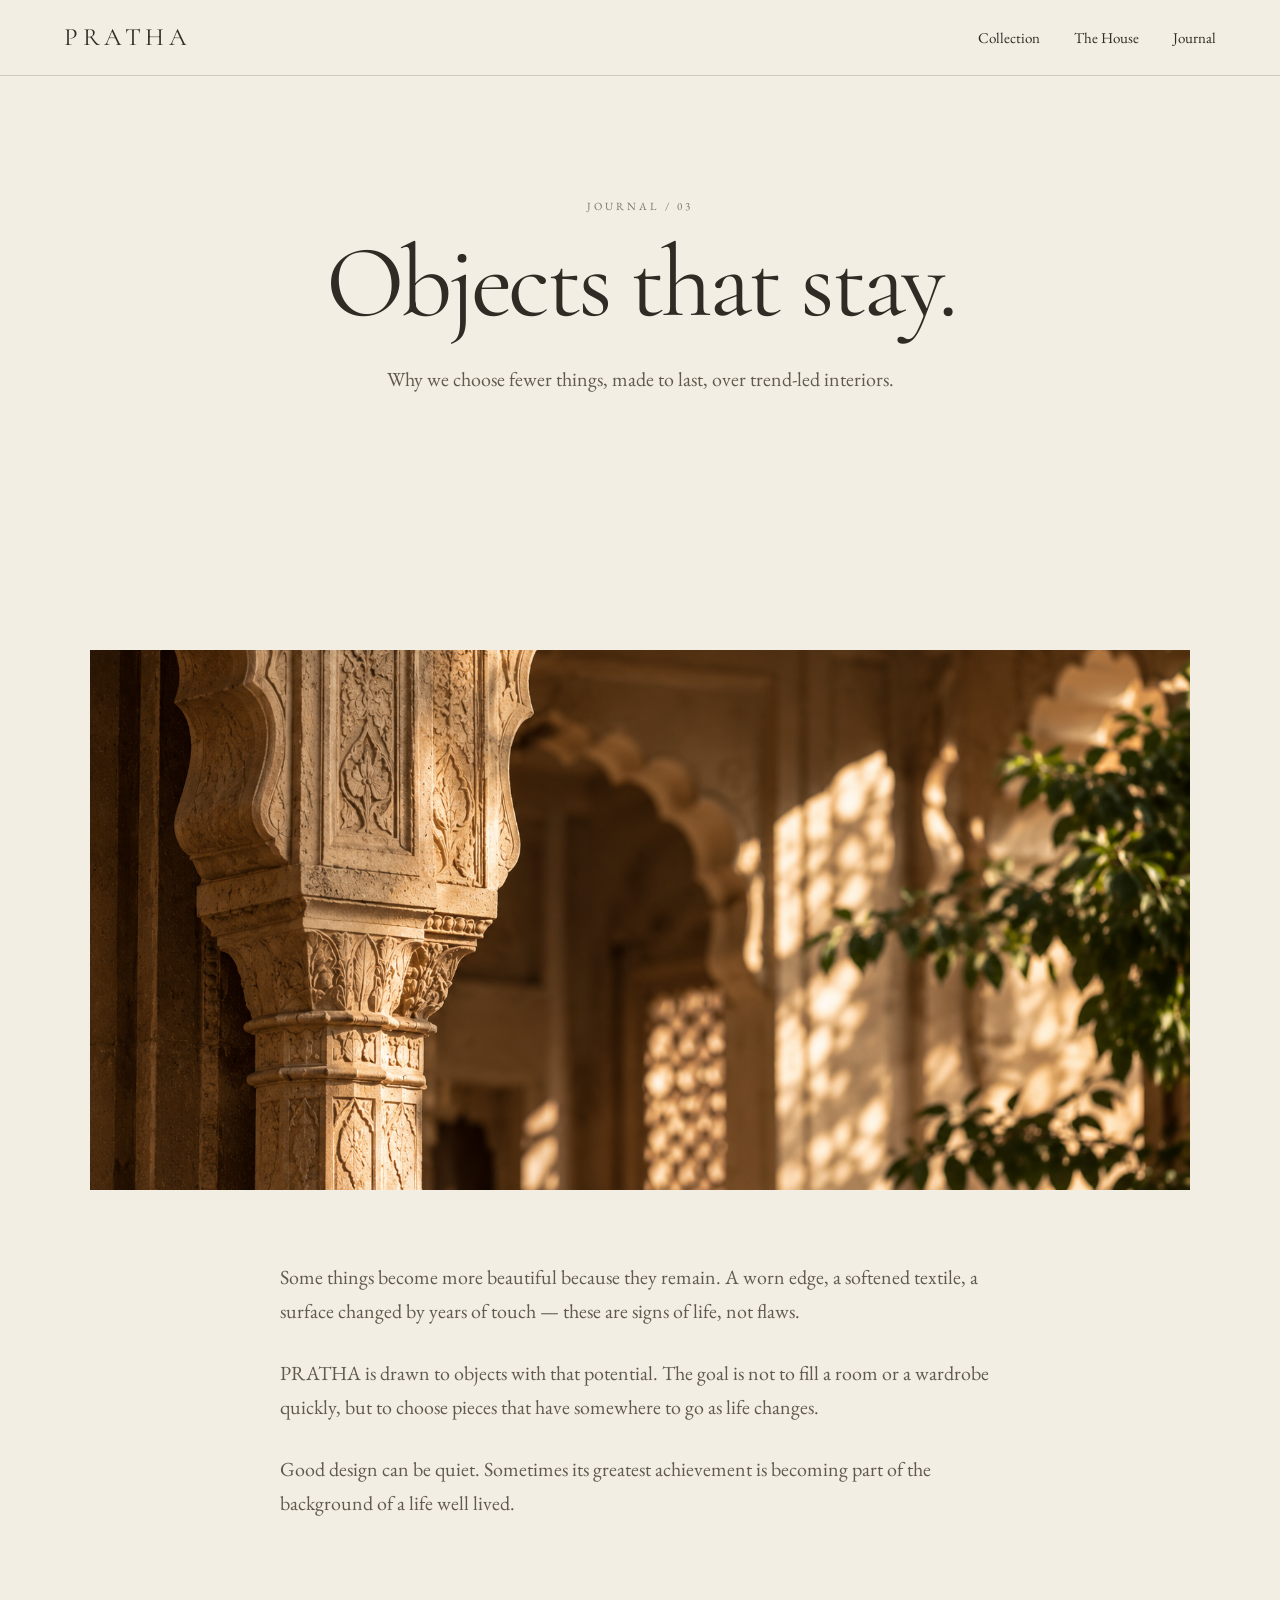
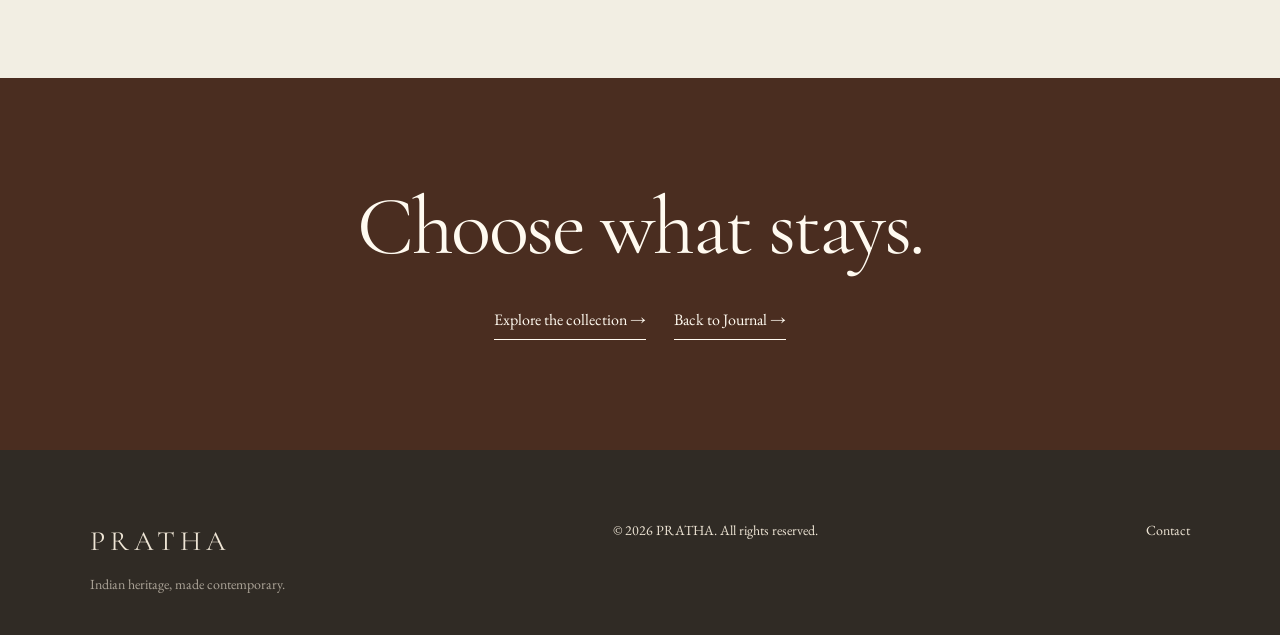
<file: journal-objects-stay.html>
<!doctype html><html lang="en"><head><meta charset="utf-8"><meta name="viewport" content="width=device-width,initial-scale=1"><title>Objects That Stay — PRATHA</title><link rel="stylesheet" href="styles.css"></head><body><header><a class="logo" href="index.html">PRATHA</a><nav><a href="collection.html">Collection</a><a href="house.html">The House</a><a href="journal.html">Journal</a></nav></header><main><section class="article-header"><p class="eyebrow">JOURNAL / 03</p><h1>Objects that stay.</h1><p>Why we choose fewer things, made to last, over trend-led interiors.</p></section><div class="article-body"><div class="page-image article-stone"></div><p>Some things become more beautiful because they remain. A worn edge, a softened textile, a surface changed by years of touch — these are signs of life, not flaws.</p><p>PRATHA is drawn to objects with that potential. The goal is not to fill a room or a wardrobe quickly, but to choose pieces that have somewhere to go as life changes.</p><p>Good design can be quiet. Sometimes its greatest achievement is becoming part of the background of a life well lived.</p></div><section class="cta-band"><h2>Choose what stays.</h2><div class="page-links"><a class="page-link" href="collection.html">Explore the collection →</a><a class="page-link" href="journal.html">Back to Journal →</a></div></section></main><footer><div><strong>PRATHA</strong><p>Indian heritage, made contemporary.</p></div><div>© 2026 PRATHA. All rights reserved.</div><div><a href="contact.html">Contact</a></div></footer></body></html>
</file>
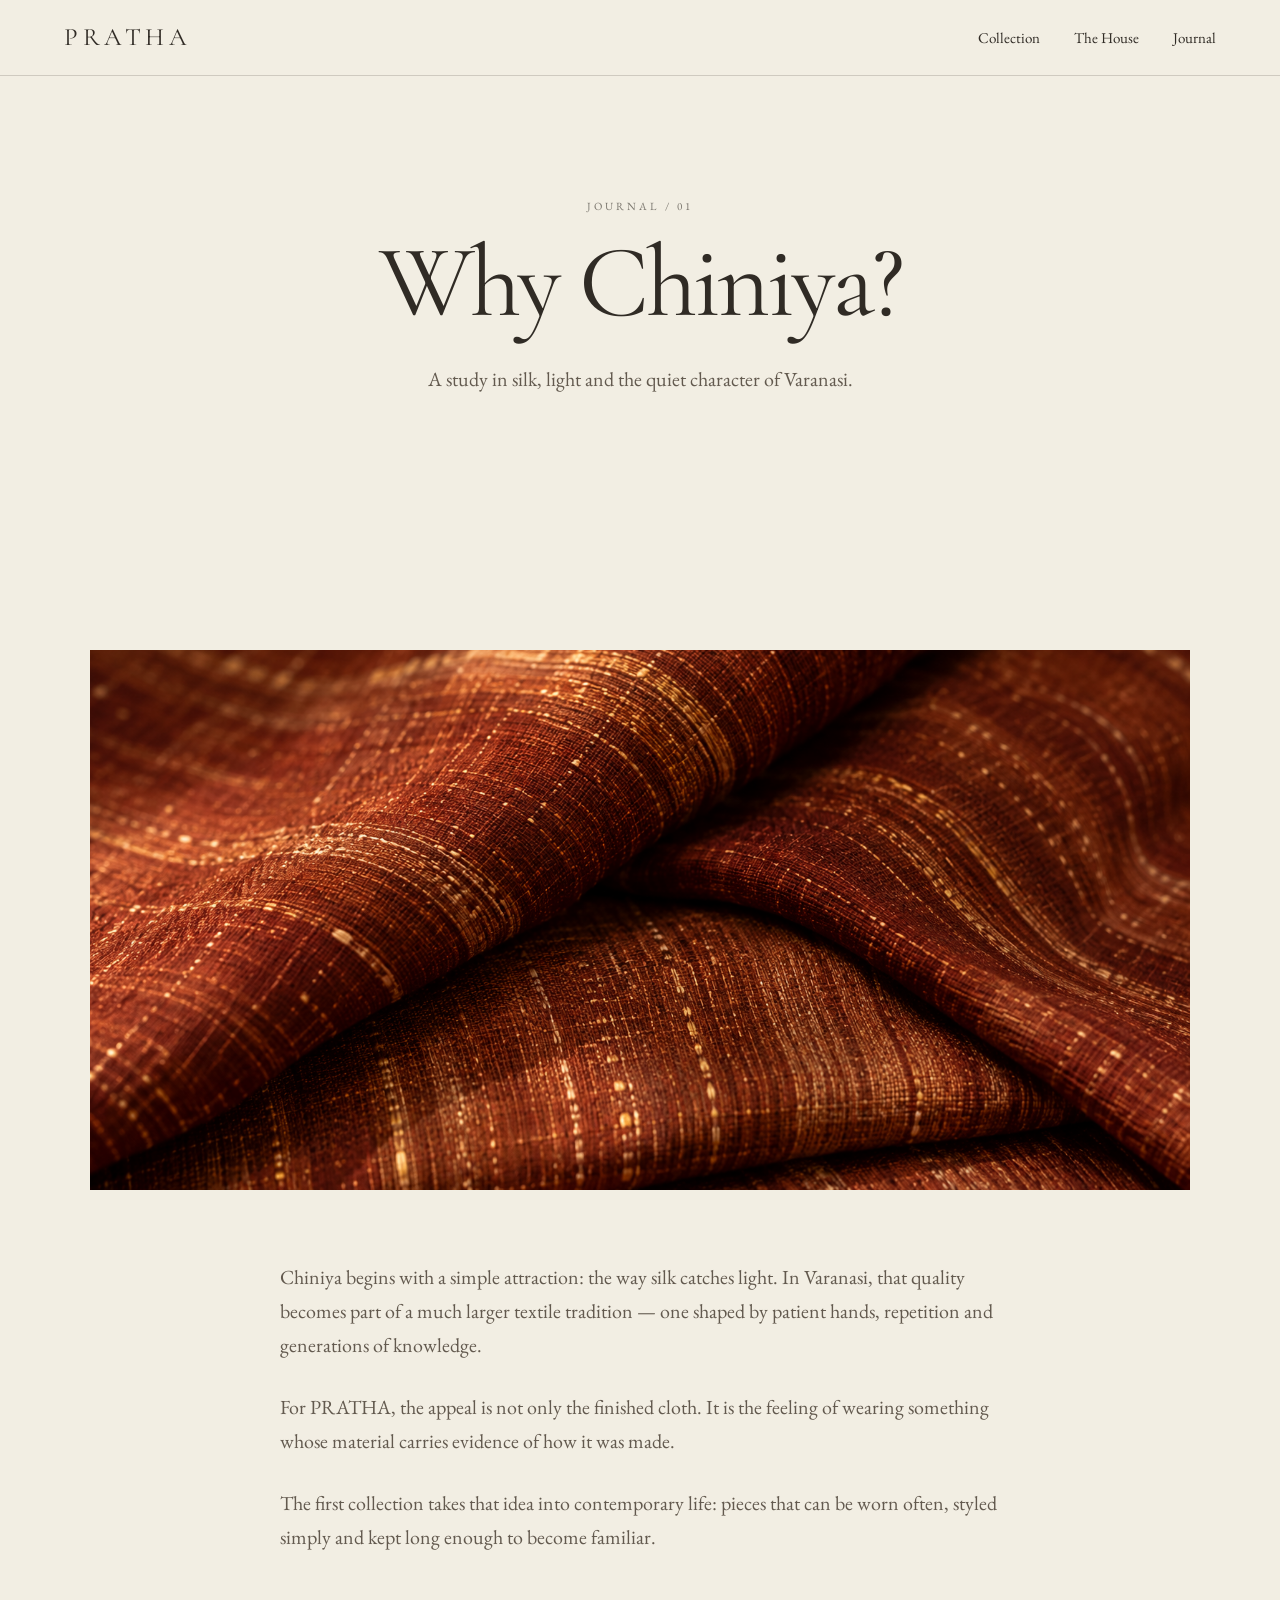
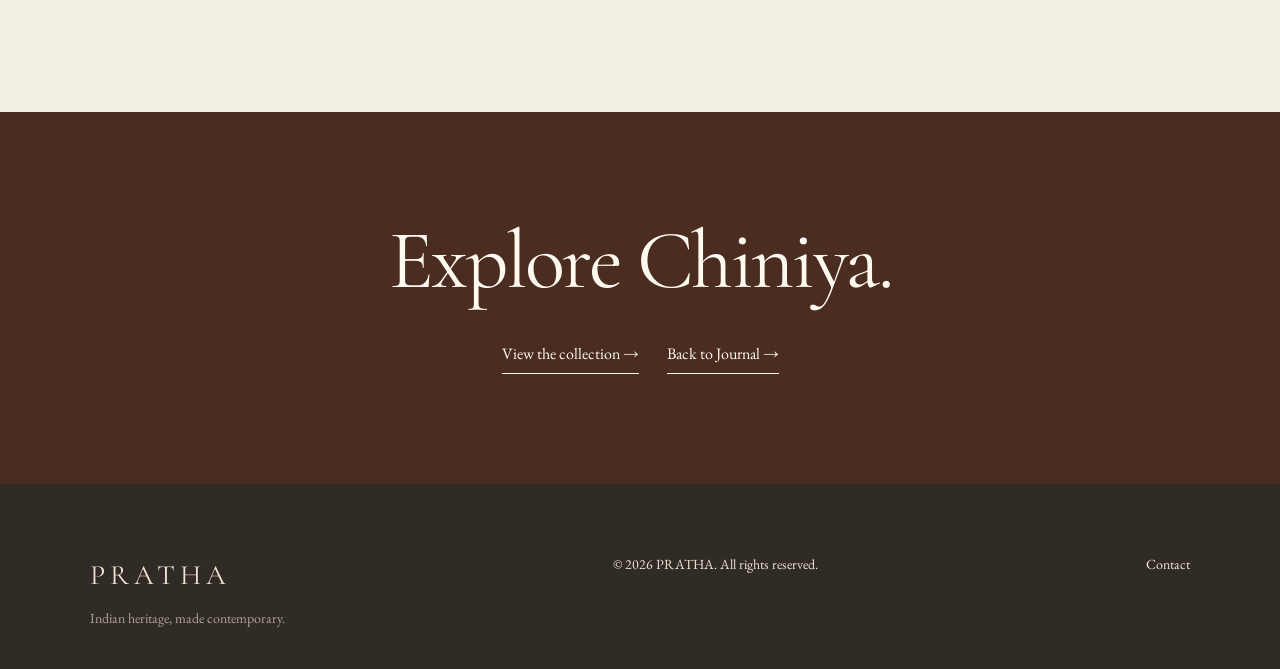
<file: journal-why-chiniya.html>
<!doctype html><html lang="en"><head><meta charset="utf-8"><meta name="viewport" content="width=device-width,initial-scale=1"><title>Why Chiniya? — PRATHA</title><link rel="stylesheet" href="styles.css"></head><body><header><a class="logo" href="index.html">PRATHA</a><nav><a href="collection.html">Collection</a><a href="house.html">The House</a><a href="journal.html">Journal</a></nav></header><main><section class="article-header"><p class="eyebrow">JOURNAL / 01</p><h1>Why Chiniya?</h1><p>A study in silk, light and the quiet character of Varanasi.</p></section><div class="article-body"><div class="page-image article-textile"></div><p>Chiniya begins with a simple attraction: the way silk catches light. In Varanasi, that quality becomes part of a much larger textile tradition — one shaped by patient hands, repetition and generations of knowledge.</p><p>For PRATHA, the appeal is not only the finished cloth. It is the feeling of wearing something whose material carries evidence of how it was made.</p><p>The first collection takes that idea into contemporary life: pieces that can be worn often, styled simply and kept long enough to become familiar.</p></div><section class="cta-band"><h2>Explore Chiniya.</h2><div class="page-links"><a class="page-link" href="collection.html">View the collection →</a><a class="page-link" href="journal.html">Back to Journal →</a></div></section></main><footer><div><strong>PRATHA</strong><p>Indian heritage, made contemporary.</p></div><div>© 2026 PRATHA. All rights reserved.</div><div><a href="contact.html">Contact</a></div></footer></body></html>
</file>
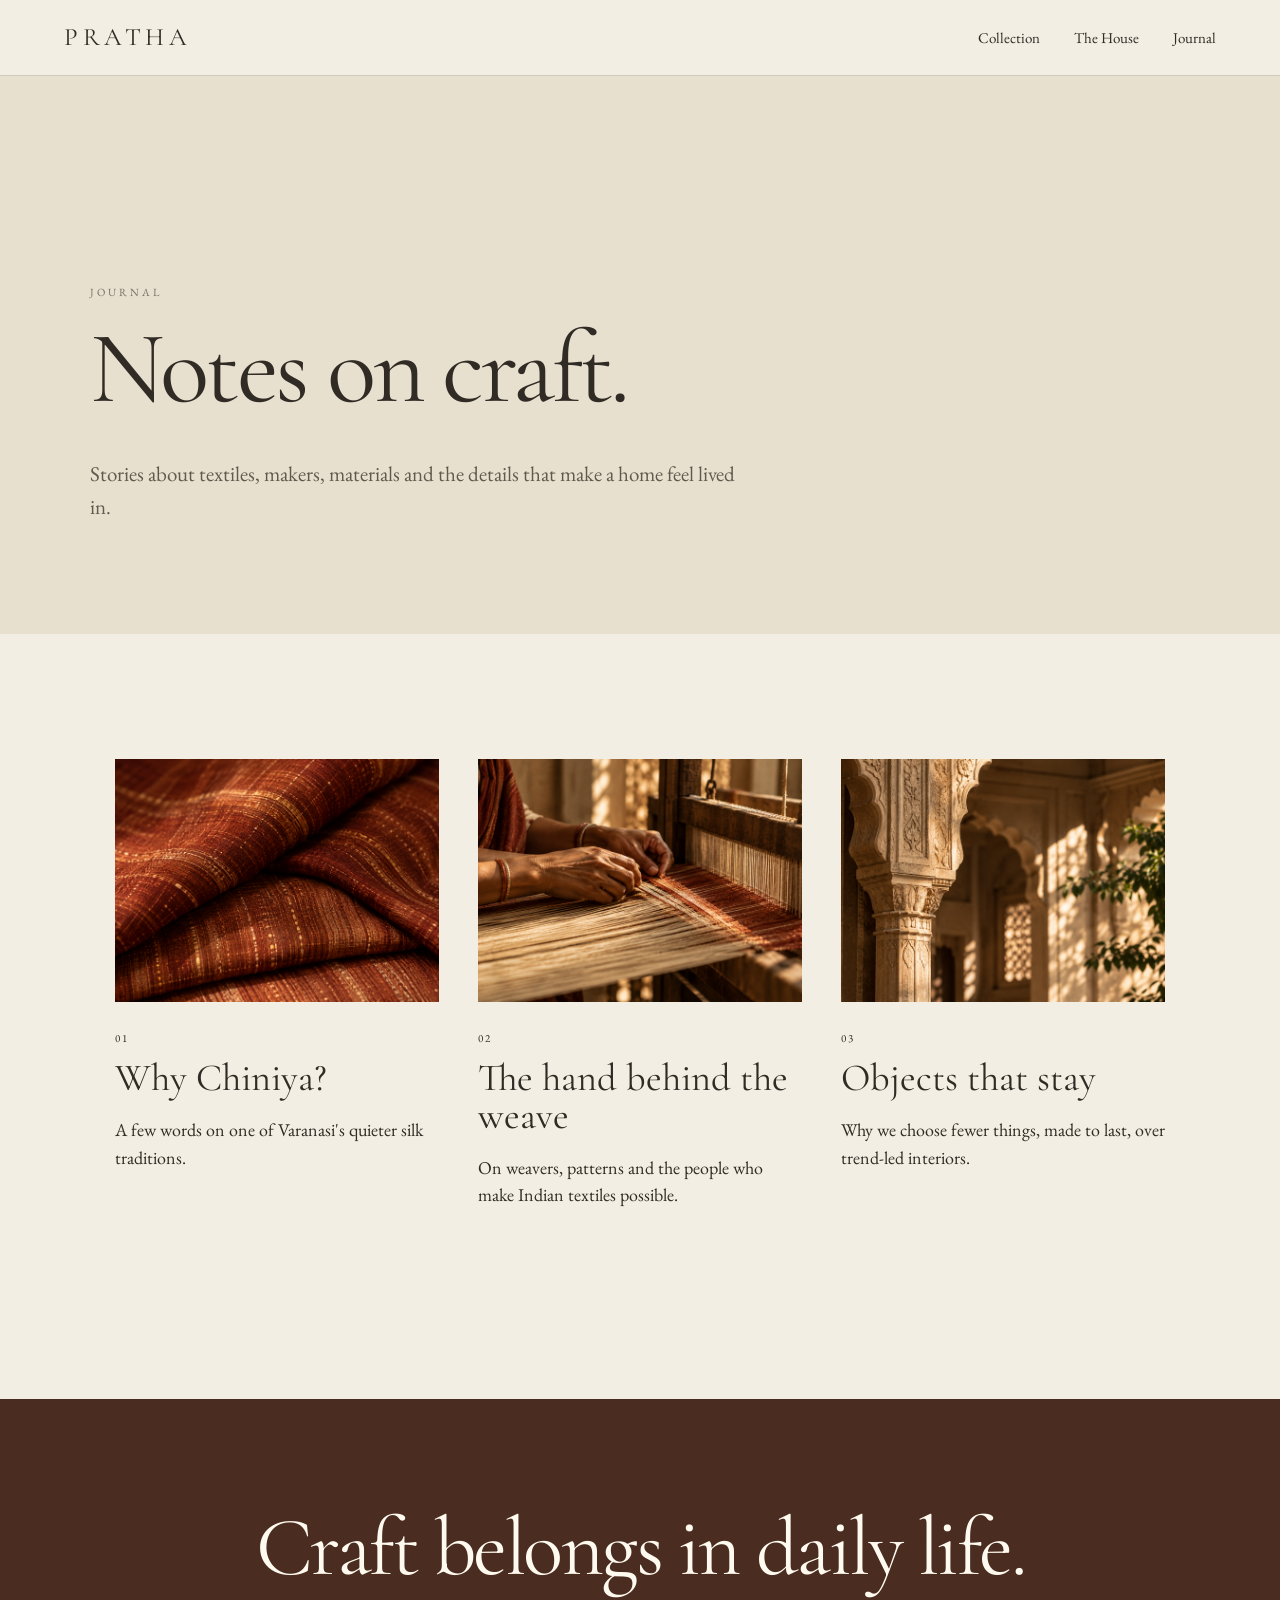
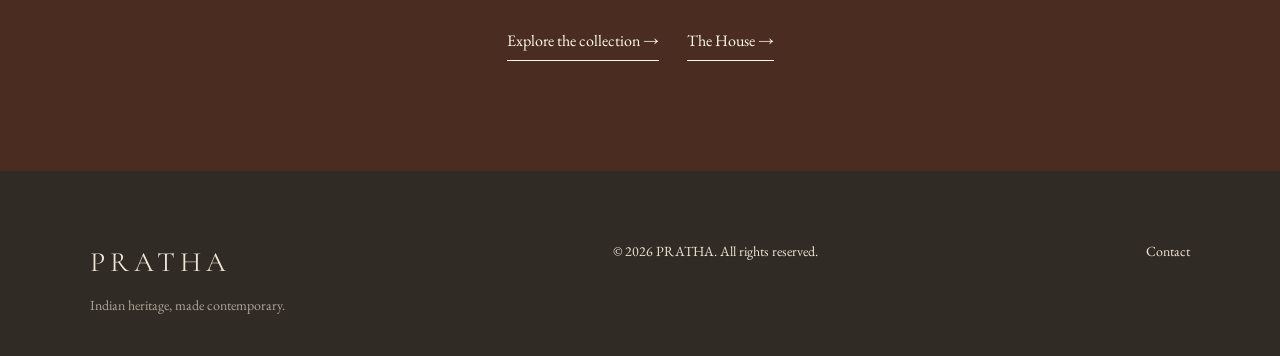
<file: journal.html>
<!doctype html><html lang="en"><head><meta charset="utf-8"><meta name="viewport" content="width=device-width,initial-scale=1"><title>Journal — PRATHA</title><link rel="stylesheet" href="styles.css"></head><body><header><a class="logo" href="index.html">PRATHA</a><nav><a href="collection.html">Collection</a><a href="house.html">The House</a><a href="journal.html">Journal</a></nav></header><main><section class="page-hero"><div class="page-hero-inner"><p class="eyebrow">JOURNAL</p><h1>Notes on craft.</h1><p>Stories about textiles, makers, materials and the details that make a home feel lived in.</p></div></section><section class="editorial-section"><div class="journal-grid"><article><a class="journal-card-link" href="journal-why-chiniya.html"><div class="journal-image textile-detail"></div><small>01</small><h3>Why Chiniya?</h3><p>A few words on one of Varanasi's quieter silk traditions.</p></a></article><article><a class="journal-card-link" href="journal-hand-weave.html"><div class="journal-image loom-detail"></div><small>02</small><h3>The hand behind the weave</h3><p>On weavers, patterns and the people who make Indian textiles possible.</p></a></article><article><a class="journal-card-link" href="journal-objects-stay.html"><div class="journal-image stone-detail"></div><small>03</small><h3>Objects that stay</h3><p>Why we choose fewer things, made to last, over trend-led interiors.</p></a></article></div></section><section class="cta-band"><h2>Craft belongs in daily life.</h2><div class="page-links"><a class="page-link" href="collection.html">Explore the collection →</a><a class="page-link" href="house.html">The House →</a></div></section></main><footer><div><strong>PRATHA</strong><p>Indian heritage, made contemporary.</p></div><div>© 2026 PRATHA. All rights reserved.</div><div><a href="contact.html">Contact</a></div></footer></body></html>
</file>
<file: styles.css>
/* =========================================================
   PRATHA
   Indian heritage, made contemporary.
   ========================================================= */

@import url('https://fonts.googleapis.com/css2?family=Cormorant+Garamond:ital,wght@0,300;0,400;0,500;0,600;1,300;1,400&family=EB+Garamond:ital,wght@0,400;0,500;1,400&display=swap');


/* =========================================================
   RESET
   ========================================================= */

* {
  box-sizing: border-box;
}

html {
  scroll-behavior: smooth;
}

body {
  margin: 0;
  background: #f2eee3;
  color: #302b25;
  font-family: "EB Garamond", Georgia, serif;
  font-size: 18px;
  line-height: 1.55;
  -webkit-font-smoothing: antialiased;
}

img {
  display: block;
  max-width: 100%;
}

a {
  color: inherit;
  text-decoration: none;
}

p,
h1,
h2,
h3 {
  margin: 0;
}


/* =========================================================
   COLOUR SYSTEM
   ========================================================= */

:root {
  --ivory: #f2eee3;
  --cream: #e8e0cf;
  --sand: #d5c9b3;
  --stone: #aaa08d;

  --ink: #302b25;
  --soft-ink: #62594e;

  --olive: #4e5a3d;
  --terracotta: #8d4932;
  --deep-brown: #4a2d20;

  --line: rgba(48, 43, 37, 0.18);
}


/* =========================================================
   TYPOGRAPHY
   ========================================================= */

h1,
h2,
h3 {
  font-family: "Cormorant Garamond", Georgia, serif;
  font-weight: 400;
  color: var(--ink);
}

h1 {
  font-size: clamp(4rem, 8vw, 8rem);
  line-height: 0.91;
  letter-spacing: -0.035em;
}

h2 {
  font-size: clamp(3.2rem, 6.5vw, 6.5rem);
  line-height: 0.94;
  letter-spacing: -0.03em;
}

h3 {
  font-size: clamp(2rem, 3.5vw, 3.4rem);
  line-height: 0.98;
}

em {
  font-style: italic;
  font-weight: 300;
}

.eyebrow {
  margin-bottom: 24px;

  font-family: "EB Garamond", Georgia, serif;
  font-size: 11px;
  line-height: 1;
  letter-spacing: 0.28em;
  text-transform: uppercase;

  color: rgba(48, 43, 37, 0.62);
}


/* =========================================================
   HEADER / NAVIGATION
   ========================================================= */

header {
  position: relative;
  z-index: 20;

  min-height: 76px;
  padding: 0 5vw;

  display: flex;
  align-items: center;
  justify-content: space-between;

  background: var(--ivory);
  border-bottom: 1px solid var(--line);
}

.logo {
  flex-shrink: 0;

  font-family: "Cormorant Garamond", Georgia, serif;
  font-size: 25px;
  line-height: 1;
  letter-spacing: 0.18em;
  text-transform: uppercase;
}

nav {
  display: flex;
  align-items: center;
  justify-content: flex-end;
  gap: 34px;

  font-family: "EB Garamond", Georgia, serif;
  font-size: 15px;
}

nav a {
  position: relative;
  white-space: nowrap;
}

nav a::after {
  content: "";

  position: absolute;
  left: 0;
  bottom: -6px;

  width: 100%;
  height: 1px;

  background: currentColor;

  transform: scaleX(0);
  transform-origin: right;

  transition: transform 0.3s ease;
}

nav a:hover::after {
  transform: scaleX(1);
  transform-origin: left;
}


/* =========================================================
   HERO
   ========================================================= */

.hero {
  position: relative;

  min-height: calc(100vh - 76px);
  width: 100%;

  display: flex;
  align-items: center;

  overflow: hidden;

  background: #3c3027;
}

.hero-image {
  position: absolute;
  inset: 0;

  width: 100%;
  height: 100%;

  z-index: 0;
}

.hero-image img {
  width: 100%;
  height: 100%;

  object-fit: cover;
  object-position: center center;
}

.hero::before {
  content: "";

  position: absolute;
  inset: 0;

  z-index: 1;

  background:
    linear-gradient(
      90deg,
      rgba(20, 15, 11, 0.66) 0%,
      rgba(20, 15, 11, 0.40) 35%,
      rgba(20, 15, 11, 0.10) 68%,
      rgba(20, 15, 11, 0) 100%
    );

  pointer-events: none;
}

.hero-copy {
  position: relative;
  z-index: 2;

  width: min(650px, 86%);

  margin-left: 8vw;
  padding: 10vh 0;
}

.hero .eyebrow {
  color: rgba(255, 250, 239, 0.82);
}

.hero h1 {
  color: #fffaf0;

  text-shadow:
    0 3px 22px rgba(0, 0, 0, 0.22);
}

.hero h1 em {
  color: #fffaf0;
}

.hero-copy > p:not(.eyebrow) {
  max-width: 490px;

  margin-top: 32px;

  color: rgba(255, 250, 239, 0.92);

  font-size: 20px;
  line-height: 1.45;
}

.hero a {
  display: inline-flex;
  align-items: center;
  gap: 12px;

  margin-top: 38px;
  padding-bottom: 6px;

  color: #fffaf0;

  border-bottom: 1px solid rgba(255, 250, 239, 0.7);

  font-size: 16px;
}


/* =========================================================
   PHILOSOPHY
   ========================================================= */

.philosophy {
  padding: 145px 8vw 155px;

  background: var(--ivory);
}

.philosophy .eyebrow {
  margin-bottom: 40px;
}

.philosophy h2 {
  max-width: 1000px;
}

.philosophy h2 em {
  font-style: italic;
}

.philosophy > p:last-child {
  max-width: 650px;

  margin-top: 58px;

  color: var(--soft-ink);

  font-size: 21px;
  line-height: 1.6;
}


/* =========================================================
   COLLECTION
   ========================================================= */

.collection {
  padding: 125px 7vw 150px;

  background: var(--cream);
}

.section-top {
  display: grid;
  grid-template-columns: minmax(0, 1.2fr) minmax(280px, 0.8fr);

  gap: 8vw;

  align-items: end;

  margin-bottom: 75px;
}

.section-top h2 {
  margin-top: 10px;
}

.section-top > p {
  max-width: 420px;

  color: var(--soft-ink);

  font-size: 19px;
  line-height: 1.55;
}


/* =========================================================
   CHINIYA IMAGE
   ========================================================= */

.textile-hero {
  position: relative;

  min-height: 62vh;

  display: flex;
  align-items: flex-end;
  justify-content: flex-end;

  overflow: hidden;

  background:
    linear-gradient(
      90deg,
      rgba(40, 30, 22, 0.12),
      rgba(40, 30, 22, 0.04)
    ),
    url("pratha-chiniya-folded.PNG");

  background-size: cover;
  background-position: center;
  background-repeat: no-repeat;
}

.woven-textile {
  position: absolute;
  inset: 0;

  background:
    linear-gradient(
      90deg,
      rgba(30, 20, 14, 0.12),
      rgba(30, 20, 14, 0)
    );

  pointer-events: none;
}

.textile-hero > a {
  position: relative;
  z-index: 2;

  margin: 0 45px 40px 0;
  padding-bottom: 6px;

  color: #fffaf0;

  border-bottom: 1px solid rgba(255,255,255,0.65);

  font-size: 16px;
}


/* =========================================================
   PRODUCT STORY
   ========================================================= */

.product-story {
  max-width: 850px;

  padding: 150px 5vw 145px 9vw;
}

.product-story .eyebrow {
  margin-bottom: 35px;
}

.product-story h2 {
  max-width: 850px;
}

.product-story > p:not(.eyebrow) {
  max-width: 620px;

  margin-top: 50px;

  color: var(--soft-ink);

  font-size: 20px;
  line-height: 1.6;
}

.product-story .link {
  display: inline-flex;
  gap: 12px;

  margin-top: 38px;
  padding-bottom: 5px;

  border-bottom: 1px solid var(--ink);

  font-size: 16px;
}


/* =========================================================
   WOMAN WEARING SHAWL
   ========================================================= */

.craft-image {
  position: relative;

  min-height: 65vh;

  overflow: hidden;

  background:
    url("pratha-woman-shawl.PNG");

  background-size: cover;
  background-position: center center;
  background-repeat: no-repeat;
}

.craft-window,
.craft-person {
  display: none;
}


/* =========================================================
   QUIET SECTION
   ========================================================= */

.quiet {
  max-width: 900px;

  padding: 145px 5vw 30px 9vw;
}

.quiet h2 {
  max-width: 850px;
}

.quiet > p:last-child {
  max-width: 650px;

  margin-top: 50px;

  color: var(--soft-ink);

  font-size: 20px;
  line-height: 1.6;
}


/* =========================================================
   THE HOUSE
   ========================================================= */

.house {
  display: grid;
  grid-template-columns: minmax(0, 1fr) minmax(0, 0.9fr);

  min-height: 80vh;

  background: var(--ivory);
}

.house-image {
  position: relative;

  min-height: 70vh;

  overflow: hidden;

  background-color: #e9e0cf;

  background-image:
    url("pratha-floral-monogram.PNG");

  background-size: contain;
  background-position: center;
  background-repeat: no-repeat;
}

.courtyard {
  display: none;
}

.house-copy {
  align-self: center;

  padding: 100px 9vw 100px 7vw;
}

.house-copy h2 {
  margin-bottom: 45px;
}

.house-copy > p:not(.eyebrow) {
  max-width: 520px;

  margin-top: 25px;

  color: var(--soft-ink);

  font-size: 20px;
  line-height: 1.6;
}

.house-copy .link {
  display: inline-flex;
  gap: 12px;

  margin-top: 40px;
  padding-bottom: 5px;

  border-bottom: 1px solid var(--ink);
}


/* =========================================================
   JOURNAL
   ========================================================= */

.journal {
  padding: 125px 7vw 140px;

  background: #e5dcc9;
}

.journal > h2 {
  margin-bottom: 75px;
}

.journal-grid {
  display: grid;
  grid-template-columns: repeat(3, 1fr);

  gap: 3vw;

  margin-bottom: 65px;
}

.journal-grid article {
  min-width: 0;
}

.journal-image {
  position: relative;

  width: 100%;
  aspect-ratio: 4 / 3;

  margin-bottom: 28px;

  overflow: hidden;

  background-size: cover;
  background-position: center;
  background-repeat: no-repeat;
}


/* =========================================================
   JOURNAL IMAGES
   ========================================================= */

.textile-detail {
  background-image:
    url("pratha-textile-detail.PNG");
}

.loom-detail {
  background-image:
    url("pratha-weaver-hands.PNG");
}

.stone-detail {
  background-image:
    url("pratha-architecture-detail.PNG");
}

.journal-grid small {
  display: block;

  margin-bottom: 13px;

  font-size: 11px;
  letter-spacing: 0.18em;
}

.journal-grid h3 {
  margin-bottom: 18px;

  font-size: clamp(2rem, 3vw, 3rem);
}

.journal-grid article > p {
  max-width: 360px;

  color: var(--soft-ink);

  font-size: 17px;
  line-height: 1.5;
}

.journal > .link {
  display: inline-flex;
  gap: 12px;

  padding-bottom: 5px;

  border-bottom: 1px solid var(--ink);

  font-size: 16px;
}


/* =========================================================
   CONTACT / FINAL IMAGE SECTION
   ========================================================= */

.contact {
  position: relative;

  min-height: 72vh;

  padding: 150px 7vw 165px;

  display: flex;
  flex-direction: column;
  align-items: center;
  justify-content: center;

  overflow: hidden;

  background:
    url("pratha-floral-textile.PNG");

  background-size: cover;
  background-position: center;
  background-repeat: no-repeat;

  text-align: center;

  color: #fffaf0;
}


/* Image-darkening layer.
   Keeps all text readable while preserving the photograph. */

.contact::before {
  content: "";

  position: absolute;
  inset: 0;

  background:
    linear-gradient(
      180deg,
      rgba(38, 25, 17, 0.42),
      rgba(38, 25, 17, 0.58)
    );

  z-index: 0;
}

.contact > * {
  position: relative;
  z-index: 1;
}

.contact .eyebrow {
  margin-bottom: 35px;

  color: rgba(255,250,240,0.78);
}

.contact h2 {
  max-width: 850px;

  margin: 0 auto;

  color: #fffaf0;

  text-shadow:
    0 2px 16px rgba(0,0,0,0.28);
}

.contact h2 em {
  color: #fffaf0;
}

.contact > p:not(.eyebrow) {
  margin-top: 40px;

  color: rgba(255,250,240,0.92);

  font-size: 19px;
}

.email {
  display: inline-flex;
  gap: 12px;

  margin-top: 40px;
  padding-bottom: 6px;

  color: #fffaf0;

  border-bottom: 1px solid rgba(255,250,240,0.75);

  font-size: 17px;
}


/* =========================================================
   FOOTER
   ========================================================= */

footer {
  padding: 70px 7vw 40px;

  display: flex;
  align-items: flex-start;
  justify-content: space-between;

  gap: 50px;

  background: #302b25;

  color: #eee5d5;

  font-size: 14px;
}

footer strong {
  display: block;

  font-family: "Cormorant Garamond", Georgia, serif;
  font-size: 28px;
  font-weight: 400;

  letter-spacing: 0.18em;
}

footer p {
  margin-top: 10px;

  color: rgba(238,229,213,0.65);
}


/* =========================================================
   TABLET
   ========================================================= */

@media (max-width: 900px) {

  .section-top {
    grid-template-columns: 1fr;
    gap: 30px;
  }

  .product-story,
  .quiet {
    padding-left: 6vw;
  }

  .house {
    grid-template-columns: 1fr;
  }

  .house-image {
    min-height: 65vh;
  }

  .house-copy {
    padding: 90px 8vw;
  }

  .journal-grid {
    grid-template-columns: 1fr 1fr;
  }

  .journal-grid article:last-child {
    grid-column: 1 / -1;

    max-width: calc(50% - 1.5vw);
  }
}


/* =========================================================
   MOBILE
   ========================================================= */

@media (max-width: 650px) {

  body {
    font-size: 17px;
  }

  header {
    min-height: 68px;
    padding: 0 22px;
  }

  .logo {
    font-size: 21px;
  }

  nav {
    gap: 14px;
    font-size: 13px;
  }


  /* HERO */

  .hero {
    min-height: calc(100svh - 68px);
  }

  .hero-image img {
    object-position: 62% center;
  }

  .hero-copy {
    width: 88%;

    margin-left: 6%;

    padding: 12vh 0 10vh;
  }

  .hero h1 {
    font-size: clamp(4rem, 18vw, 6rem);
  }

  .hero-copy > p:not(.eyebrow) {
    max-width: 360px;

    font-size: 18px;
  }


  /* PHILOSOPHY */

  .philosophy {
    padding: 90px 7% 105px;
  }

  .philosophy h2 {
    font-size: clamp(3rem, 13vw, 5rem);
  }

  .philosophy > p:last-child {
    margin-top: 42px;
    font-size: 18px;
  }


  /* COLLECTION */

  .collection {
    padding: 90px 7% 110px;
  }

  .section-top {
    margin-bottom: 50px;
  }

  .section-top h2 {
    font-size: 4rem;
  }

  .textile-hero {
    min-height: 58vh;
  }

  .textile-hero > a {
    margin: 0 25px 25px 0;
  }

  .product-story {
    padding: 100px 0;
  }

  .product-story h2 {
    font-size: clamp(3rem, 13vw, 5rem);
  }

  .craft-image {
    min-height: 58vh;

    background-position: center;
  }

  .quiet {
    padding: 100px 0 20px;
  }

  .quiet h2 {
    font-size: clamp(3rem, 12vw, 5rem);
  }


  /* HOUSE */

  .house-image {
    min-height: 58vh;

    background-size: 85%;
  }

  .house-copy {
    padding: 80px 7%;
  }

  .house-copy h2 {
    font-size: 4rem;
  }


  /* JOURNAL */

  .journal {
    padding: 90px 7% 105px;
  }

  .journal > h2 {
    margin-bottom: 50px;
  }

  .journal-grid {
    grid-template-columns: 1fr;
    gap: 55px;
  }

  .journal-grid article:last-child {
    grid-column: auto;
    max-width: none;
  }

  .journal-image {
    aspect-ratio: 4 / 3;
  }


  /* CONTACT */

  .contact {
    min-height: 78vh;

    padding: 110px 7% 125px;

    background-position: center center;
  }

  .contact h2 {
    font-size: clamp(3.2rem, 13vw, 5rem);
  }

  .contact > p:not(.eyebrow) {
    max-width: 330px;
  }


  /* FOOTER */

  footer {
    display: block;

    padding: 55px 7% 35px;
  }

  footer > div {
    margin-bottom: 30px;
  }
}


/* =========================================================
   SMALL PHONES
   ========================================================= */

@media (max-width: 480px) {

  nav {
    gap: 10px;
    font-size: 12px;
  }

  .eyebrow {
    font-size: 9px;
    letter-spacing: 0.22em;
  }

  .hero h1 {
    font-size: 4rem;
  }

  .house-image {
    min-height: 52vh;
    background-size: 92%;
  }

  .contact {
    min-height: 75vh;
  }
}


/* INNER PAGES */
.page-hero{min-height:62vh;padding:130px 7vw 110px;display:flex;align-items:flex-end;background:var(--cream)}
.page-hero-inner{width:min(1000px,100%)}
.page-hero h1{max-width:950px}
.page-hero p:not(.eyebrow){max-width:650px;margin-top:42px;color:var(--soft-ink);font-size:21px;line-height:1.6}
.page-image{width:100%;min-height:68vh;background-size:cover;background-position:center;background-repeat:no-repeat}
.collection-page-image{background-image:url("pratha-chiniya-folded.PNG")}.house-page-image{background-image:url("pratha-floral-monogram.PNG")}.article-textile{background-image:url("pratha-textile-detail.PNG")}.article-weaver{background-image:url("pratha-weaver-hands.PNG")}.article-stone{background-image:url("pratha-architecture-detail.PNG")}
.editorial-section{padding:125px 9vw;background:var(--ivory)}.editorial-section.alt{background:var(--cream)}
.editorial-grid{display:grid;grid-template-columns:minmax(0,1fr) minmax(280px,.8fr);gap:8vw;align-items:start}.editorial-copy{max-width:680px}.editorial-copy p{margin-top:30px;color:var(--soft-ink);font-size:20px;line-height:1.65}.editorial-copy h2{margin-bottom:30px}
.detail-list{border-top:1px solid var(--line)}.detail-row{padding:22px 0;border-bottom:1px solid var(--line);display:flex;justify-content:space-between;gap:30px;font-size:16px}.detail-row span:last-child{color:var(--soft-ink);text-align:right}
.cta-band{padding:110px 7vw;text-align:center;background:var(--deep-brown);color:#fffaf0}.cta-band h2{color:#fffaf0}.cta-band p{max-width:550px;margin:30px auto 0;color:rgba(255,250,240,.78);font-size:19px}.page-links{display:flex;flex-wrap:wrap;justify-content:center;gap:28px;margin-top:42px}.page-link{display:inline-flex;gap:12px;padding-bottom:6px;border-bottom:1px solid currentColor;font-size:16px}
.journal-card-link{display:block;height:100%;transition:opacity .25s ease}.journal-card-link:hover{opacity:.76}
.article-header{padding:125px 7vw 90px;text-align:center;background:var(--ivory)}.article-header h1{max-width:900px;margin:0 auto}.article-header p:not(.eyebrow){max-width:650px;margin:35px auto 0;color:var(--soft-ink);font-size:20px}.article-body{padding:95px 7vw 130px;background:var(--ivory)}.article-body p{max-width:720px;margin:0 auto 28px;color:var(--soft-ink);font-size:20px;line-height:1.7}.article-body .page-image{max-width:1100px;margin:70px auto;min-height:60vh}
.contact-page{min-height:calc(100vh - 76px);padding:130px 7vw;display:flex;align-items:center;background:var(--ivory)}.contact-page-inner{width:min(850px,100%)}.contact-page h1{margin-bottom:40px}.contact-page-inner>p:not(.eyebrow){max-width:650px;color:var(--soft-ink);font-size:20px;line-height:1.6}.contact-form{max-width:650px;margin-top:55px}.contact-form label{display:block;margin-bottom:10px;font-size:12px;letter-spacing:.16em;text-transform:uppercase}.contact-form input{width:100%;padding:17px 0;border:0;border-bottom:1px solid var(--ink);background:transparent;font:inherit;color:var(--ink);outline:none}.contact-form button{margin-top:30px;padding:14px 0;border:0;border-bottom:1px solid var(--ink);background:transparent;color:var(--ink);font:inherit;cursor:pointer}.contact-note{margin-top:55px;color:var(--soft-ink)}
@media(max-width:650px){.page-hero{min-height:55vh;padding:95px 7% 75px}.page-hero h1{font-size:clamp(3.7rem,16vw,6rem)}.page-image{min-height:55vh}.editorial-section{padding:90px 7%}.editorial-grid{grid-template-columns:1fr;gap:60px}.article-header{padding:95px 7% 70px}.article-body{padding:70px 7% 95px}.article-body p{font-size:18px}.contact-page{min-height:calc(100svh - 68px);padding:90px 7%}}
</file>
